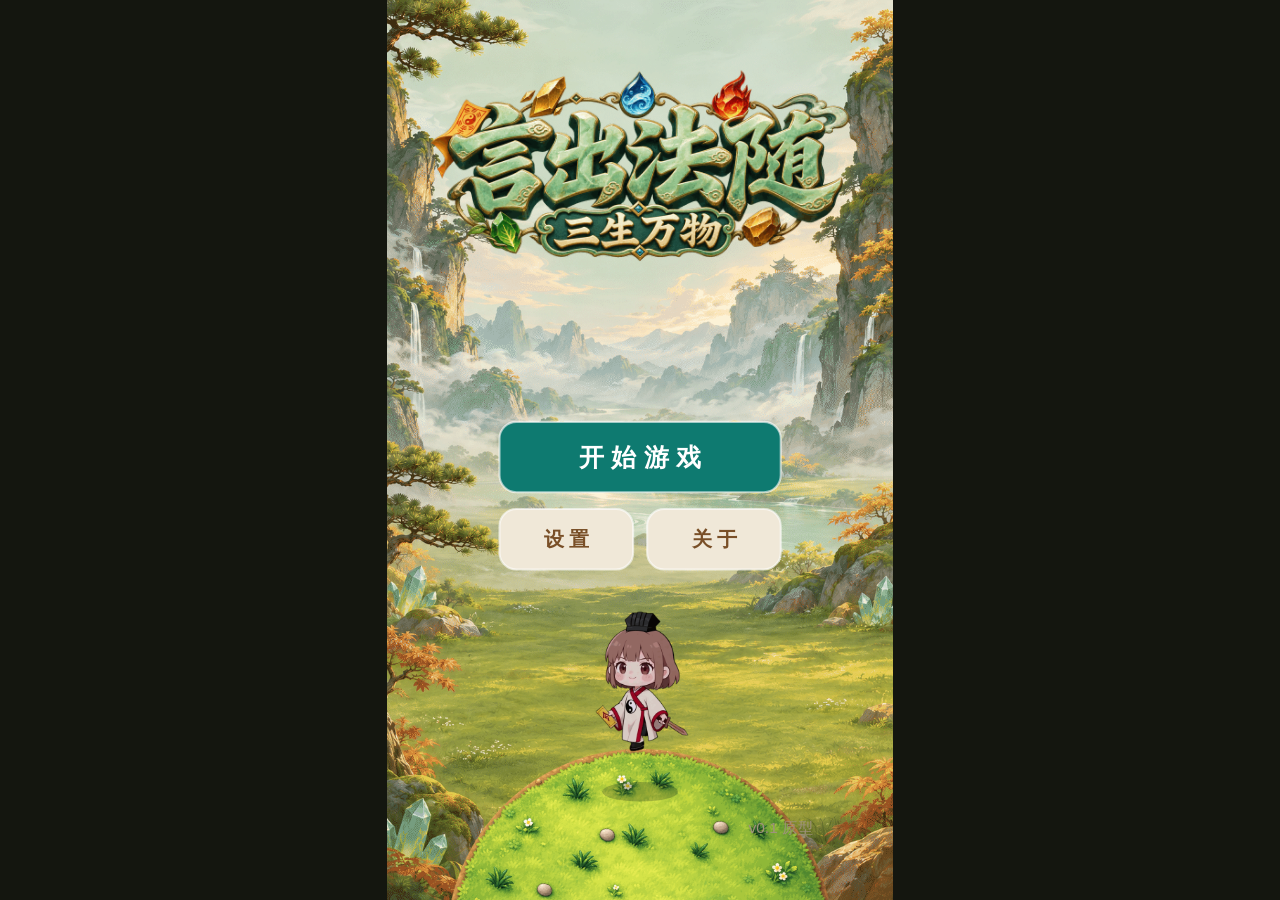
<file: index.html>
<!DOCTYPE html>
<html lang="zh-CN">
<head>
<meta charset="UTF-8">
<meta name="viewport" content="width=device-width, initial-scale=1, viewport-fit=cover">
<title>言出法随之三生万物</title>
<link rel="preload" as="image" href="assets/backgrounds/start/start_bg.png" fetchpriority="high">
<link rel="preload" as="image" href="assets/ui/start/logo.png" fetchpriority="high">
<style>
  html, body { margin: 0; padding: 0; background: #14160f; height: 100%; overflow: hidden; }
  /* 720×1280 逻辑分辨率画布，等比缩放 letterbox 居中（core/layout.js 控制尺寸） */
  #game { display: block; margin: 0 auto; touch-action: none; }
  #boot-cover {
    position: fixed; inset: 0; margin: auto; width: min(100vw, 56.25vh); height: min(100vh, 177.7778vw);
    box-sizing: border-box; padding-top: min(18vw, 10vh); text-align: center;
    background: radial-gradient(ellipse at 50% 26%, #376455, #152b25 64%, #14160f);
    color: #fff1ce; font-family: system-ui, sans-serif;
  }
  #boot-cover h1 { margin: 0; font-size: clamp(28px, 8vw, 58px); letter-spacing: .12em; }
  #boot-cover h1 span { display: block; margin-top: .25em; color: #e4c992; font-size: .64em; }
  #boot-cover p { position: absolute; inset: 47% 10% auto; margin: 0; font-size: clamp(14px, 3.5vw, 22px); overflow-wrap: anywhere; }
  #boot-cover button {
    position: absolute; top: 63%; left: 50%; transform: translateX(-50%);
    padding: .6em 1.7em; border: 1px solid #e4c992; border-radius: 12px; color: #fff1ce;
    background: #24554b; font: inherit;
  }
</style>
</head>
<body>
<canvas id="game" width="720" height="1280"></canvas>
<div id="boot-cover">
  <h1>言出法随<span>三生万物</span></h1>
  <p id="boot-status" role="status">正在准备首页</p>
  <button id="boot-retry" type="button" hidden>重新加载</button>
</div>
<script type="module" src="scripts/main.js"></script>
</body>
</html>
</file>
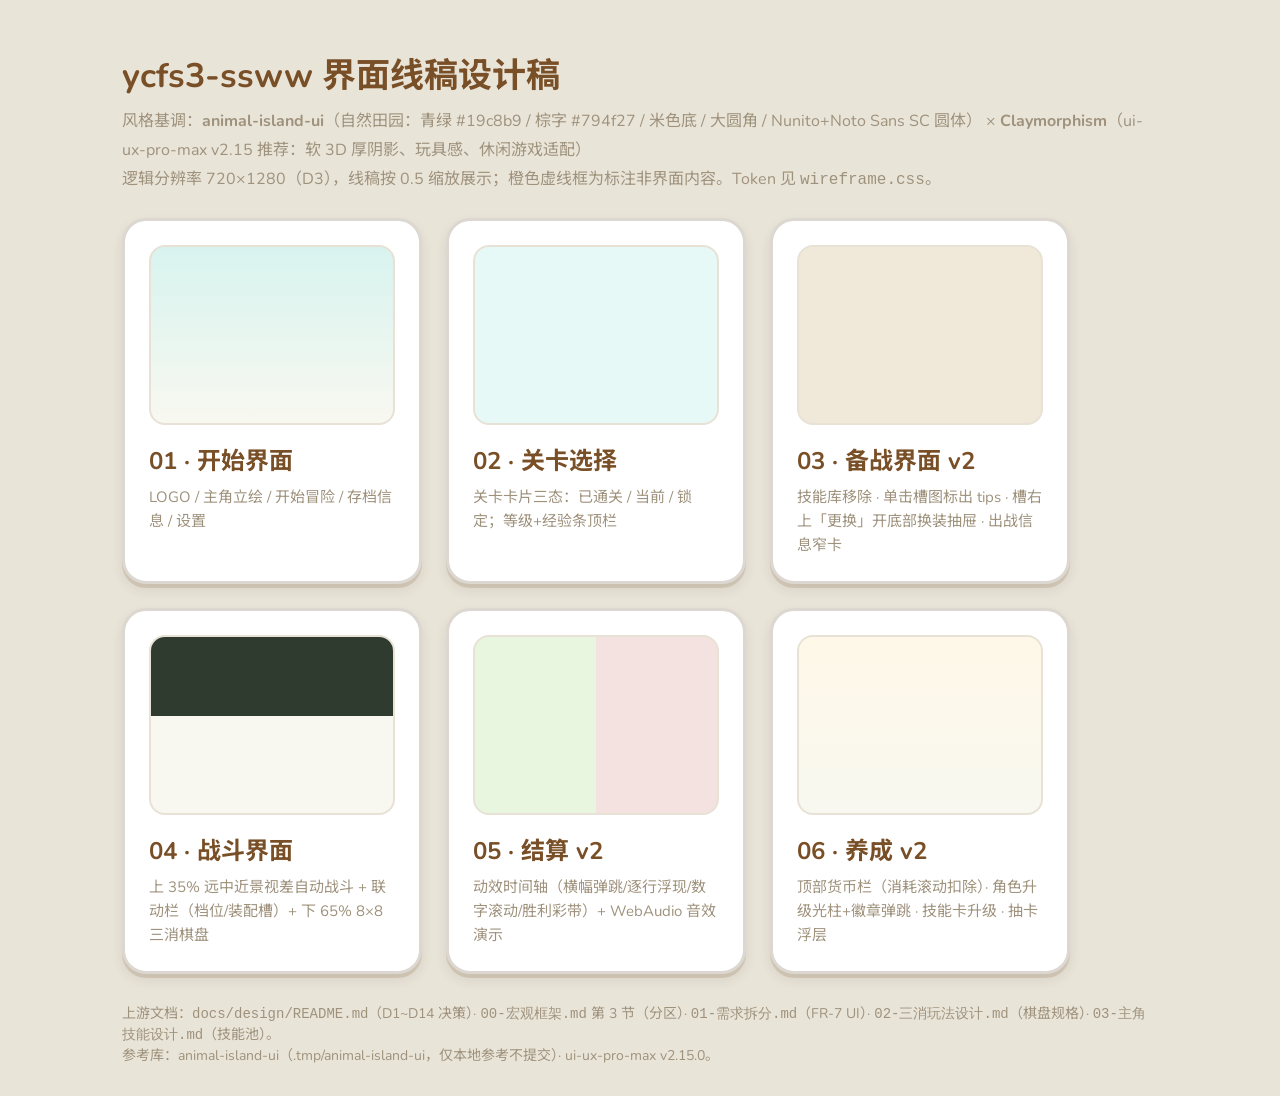
<file: docs/design/ui/index.html>
<!DOCTYPE html>
<html lang="zh-CN">
<head>
<meta charset="UTF-8">
<title>ycfs3-ssww 界面线稿索引</title>
<link rel="stylesheet" href="wireframe.css">
<style>
  .card { width:300px; background:#fff; border:3px solid var(--ai-border); border-radius:var(--radius); box-shadow:var(--clay-shadow-sm); padding:24px; display:block; text-decoration:none; color:var(--ai-text); transition:transform .2s; }
  .card:hover { transform:translateY(-4px); }
  .card h3 { font-size:24px; margin-bottom:8px; }
  .card p { font-size:15px; color:var(--ai-text-2nd); line-height:1.6; }
  .preview { height:180px; border-radius:var(--radius-sm); margin-bottom:16px; border:2px solid var(--ai-border-light); }
</style>
</head>
<body style="display:block;max-width:1100px;margin:0 auto;">

<h1 style="font-size:34px;margin:16px 0 8px;">ycfs3-ssww 界面线稿设计稿</h1>
<p style="font-size:16px;color:var(--ai-text-2nd);line-height:1.8;">
风格基调：<b>animal-island-ui</b>（自然田园：青绿 #19c8b9 / 棕字 #794f27 / 米色底 / 大圆角 / Nunito+Noto Sans SC 圆体）
× <b>Claymorphism</b>（ui-ux-pro-max v2.15 推荐：软 3D 厚阴影、玩具感、休闲游戏适配）<br>
逻辑分辨率 720×1280（D3），线稿按 0.5 缩放展示；橙色虚线框为标注非界面内容。Token 见 <code>wireframe.css</code>。
</p>

<div style="display:flex;flex-wrap:wrap;gap:24px;margin-top:24px;">
  <a class="card" href="01-start.html"><div class="preview" style="background:linear-gradient(#d8f3ef,#f8f8f0);"></div><h3>01 · 开始界面</h3><p>LOGO / 主角立绘 / 开始冒险 / 存档信息 / 设置</p></a>
  <a class="card" href="02-level-select.html"><div class="preview" style="background:var(--ai-primary-bg);"></div><h3>02 · 关卡选择</h3><p>关卡卡片三态：已通关 / 当前 / 锁定；等级+经验条顶栏</p></a>
  <a class="card" href="03-loadout.html"><div class="preview" style="background:var(--ai-bg-2nd);"></div><h3>03 · 备战界面 v2</h3><p>技能库移除 · 单击槽图标出 tips · 槽右上「更换」开底部换装抽屉 · 出战信息窄卡</p></a>
  <a class="card" href="04-battle.html"><div class="preview" style="background:linear-gradient(#2f3b2f 45%,#f8f8f0 45%);"></div><h3>04 · 战斗界面</h3><p>上 35% 远中近景视差自动战斗 + 联动栏（档位/装配槽）+ 下 65% 8×8 三消棋盘</p></a>
  <a class="card" href="05-result.html"><div class="preview" style="background:linear-gradient(90deg,#e8f6e0 50%,#f3e2e0 50%);"></div><h3>05 · 结算 v2</h3><p>动效时间轴（横幅弹跳/逐行浮现/数字滚动/胜利彩带）+ WebAudio 音效演示</p></a>
  <a class="card" href="06-grow.html"><div class="preview" style="background:linear-gradient(#fff8e8,#f8f8f0);"></div><h3>06 · 养成 v2</h3><p>顶部货币栏（消耗滚动扣除）· 角色升级光柱+徽章弹跳 · 技能卡升级 · 抽卡浮层</p></a>
</div>

<p style="margin-top:28px;font-size:14px;color:var(--ai-text-2nd);">
上游文档：<code>docs/design/README.md</code>（D1~D14 决策）· <code>00-宏观框架.md</code> 第 3 节（分区）· <code>01-需求拆分.md</code>（FR-7 UI）· <code>02-三消玩法设计.md</code>（棋盘规格）· <code>03-主角技能设计.md</code>（技能池）。<br>
参考库：animal-island-ui（.tmp/animal-island-ui，仅本地参考不提交）· ui-ux-pro-max v2.15.0。
</p>

</body>
</html>
</file>
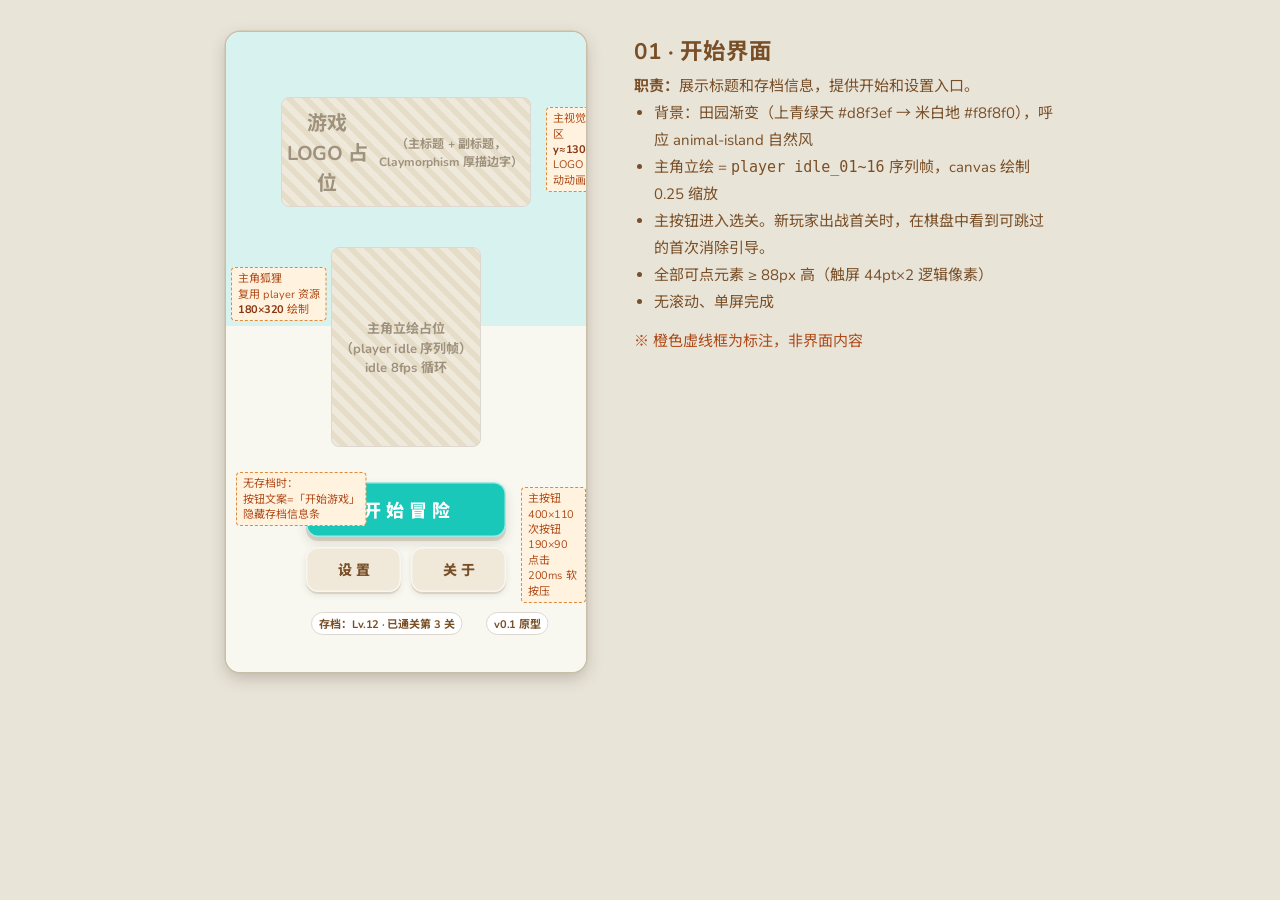
<file: docs/design/ui/01-start.html>
<!DOCTYPE html>
<html lang="zh-CN">
<head>
<meta charset="UTF-8">
<title>线稿 01 · 开始界面</title>
<link rel="stylesheet" href="wireframe.css">
</head>
<body>

<div class="phone">
<div class="phone-inner">
  <!-- 背景：田园米色 + 远山/云朵线稿占位 -->
  <div class="ph" style="position:absolute;inset:0;border:none;border-radius:0;background:linear-gradient(#d8f3ef 0 46%, #f8f8f0 46% 100%);display:block;">
    <div style="margin:180px auto 0;width:420px;height:120px;" class="ph">远景装饰占位<br>（云 / 山 / 树，低饱和）</div>
  </div>

  <!-- 标题 LOGO -->
  <div class="ph" style="position:absolute;left:110px;top:130px;width:500px;height:220px;font-size:40px;">
    游戏 LOGO 占位<br><span style="font-size:24px">（主标题 + 副标题，Claymorphism 厚描边字）</span>
  </div>
  <div class="callout" style="left:640px;top:150px;">主视觉标题区<br><b>y≈130~350</b><br>LOGO 可浮动动画</div>

  <!-- 主角立绘 -->
  <div class="ph" style="position:absolute;left:210px;top:430px;width:300px;height:400px;font-size:26px;">
    主角立绘占位<br>（player idle 序列帧）<br>idle 8fps 循环
  </div>
  <div class="callout" style="left:10px;top:470px;">主角狐狸<br>复用 player 资源<br><b>180×320</b> 绘制</div>

  <!-- 按钮组 -->
  <div class="btn" style="position:absolute;left:160px;top:900px;width:400px;height:110px;font-size:36px;">开 始 冒 险</div>
  <div class="btn ghost" style="position:absolute;left:160px;top:1030px;width:190px;height:90px;font-size:28px;">设 置</div>
  <div class="btn ghost" style="position:absolute;left:370px;top:1030px;width:190px;height:90px;font-size:28px;">关 于</div>
  <div class="callout" style="left:590px;top:910px;">主按钮 400×110<br>次按钮 190×90<br>点击 200ms 软按压</div>

  <!-- 存档信息 -->
  <div class="chip" style="position:absolute;left:170px;top:1160px;">存档：Lv.12 · 已通关第 3 关</div>
  <div class="chip" style="position:absolute;left:520px;top:1160px;">v0.1 原型</div>

  <!-- 新档分支标注 -->
  <div class="callout" style="left:20px;top:880px;">无存档时：<br>按钮文案=「开始游戏」<br>隐藏存档信息条</div>
</div>
</div>

<!-- 旁边规格说明 -->
<div style="max-width:420px;font-size:15px;line-height:1.8;">
  <h2 style="color:#794f27;">01 · 开始界面</h2>
  <p><b>职责：</b>展示标题和存档信息，提供开始和设置入口。</p>
  <ul style="padding-left:20px;">
    <li>背景：田园渐变（上青绿天 #d8f3ef → 米白地 #f8f8f0），呼应 animal-island 自然风</li>
    <li>主角立绘 = <code>player idle_01~16</code> 序列帧，canvas 绘制 0.25 缩放</li>
    <li>主按钮进入选关。新玩家出战首关时，在棋盘中看到可跳过的首次消除引导。</li>
    <li>全部可点元素 ≥ 88px 高（触屏 44pt×2 逻辑像素）</li>
    <li>无滚动、单屏完成</li>
  </ul>
  <p style="margin-top:12px;color:#b04a17;">※ 橙色虚线框为标注，非界面内容</p>
</div>

<script>
/* #fit=WxH：仅保留第一个 .phone 并等比缩放 fit 视口（布局回归截图用，正常浏览不受影响） */
(function(){
  const m = location.hash.match(/fit=(\d+)x(\d+)/);
  if (!m) return;
  const W = +m[1], H = +m[2], s = Math.min(W/720, H/1280);
  document.body.classList.add('preview-mode');
  document.body.style.overflow = 'hidden';
  const phone = document.querySelector('.phone');
  phone.style.cssText = 'width:'+W+'px;height:'+H+'px;position:relative;overflow:hidden;';
  const inner = phone.querySelector('.phone-inner');
  inner.style.position = 'absolute';
  inner.style.left = '50%';
  inner.style.top = '0';
  inner.style.transformOrigin = 'top center';
  inner.style.transform = 'translateX(-50%) scale(' + s + ')';
})();
</script>
</body>
</html>
</file>
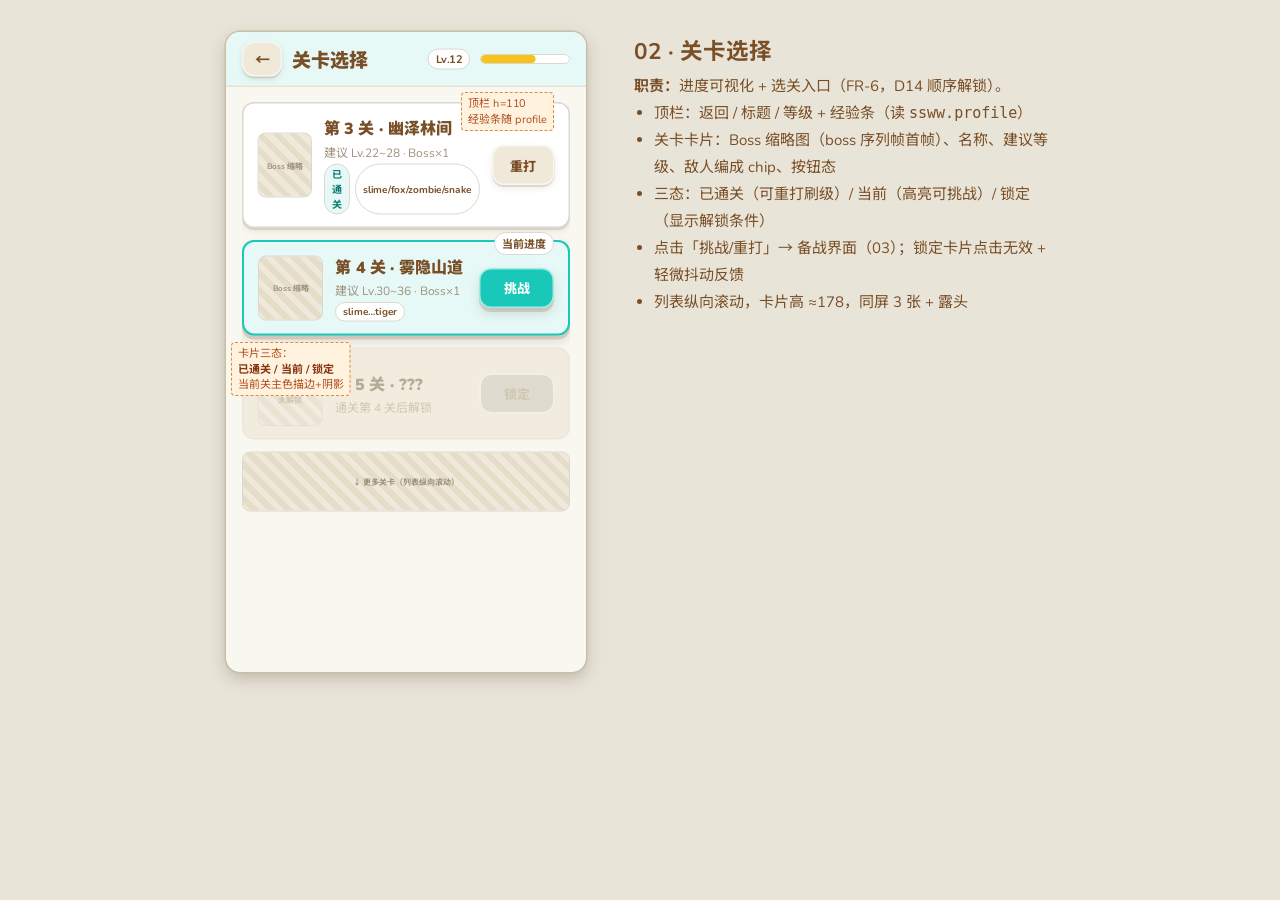
<file: docs/design/ui/02-level-select.html>
<!DOCTYPE html>
<html lang="zh-CN">
<head>
<meta charset="UTF-8">
<title>线稿 02 · 关卡选择</title>
<link rel="stylesheet" href="wireframe.css">
</head>
<body>

<div class="phone">
<div class="phone-inner">
  <!-- 顶栏 -->
  <div style="position:absolute;left:0;top:0;right:0;height:110px;background:var(--ai-primary-bg);border-bottom:3px solid var(--ai-border-light);display:flex;align-items:center;padding:0 32px;gap:20px;">
    <div class="btn ghost" style="width:80px;height:70px;font-size:30px;">←</div>
    <div style="font-size:38px;font-weight:900;flex:1;">关卡选择</div>
    <div class="chip" style="background:#fff;">Lv.12</div>
    <div style="width:180px;"><div class="bar exp"><i style="width:62%"></i></div></div>
  </div>
  <div class="callout" style="left:470px;top:120px;">顶栏 h=110<br>经验条随 profile</div>

  <!-- 关卡列表（竖向滚动卡片） -->
  <div style="position:absolute;left:32px;top:140px;right:32px;bottom:40px;overflow:hidden;display:flex;flex-direction:column;gap:24px;">

    <!-- 已通关卡片 -->
    <div style="background:#fff;border:3px solid var(--ai-border);border-radius:var(--radius);box-shadow:var(--clay-shadow-sm);padding:24px 28px;display:flex;gap:24px;align-items:center;">
      <div class="ph" style="width:130px;height:130px;border-radius:var(--radius-sm);">Boss 缩略</div>
      <div style="flex:1;">
        <div style="font-size:32px;font-weight:900;">第 3 关 · 幽泽林间</div>
        <div style="font-size:24px;color:var(--ai-text-2nd);margin:6px 0;">建议 Lv.22~28 · Boss×1</div>
        <div style="display:flex;gap:10px;"><span class="chip" style="font-size:20px;background:var(--ai-primary-bg);color:#0e7a70;">已通关</span><span class="chip" style="font-size:20px;">slime/fox/zombie/snake</span></div>
      </div>
      <div class="btn ghost" style="width:150px;height:80px;font-size:26px;">重打</div>
    </div>

    <!-- 当前可挑战（高亮） -->
    <div style="background:var(--ai-primary-bg);border:4px solid var(--ai-primary);border-radius:var(--radius);box-shadow:var(--clay-shadow);padding:24px 28px;display:flex;gap:24px;align-items:center;position:relative;">
      <div style="position:absolute;top:-20px;right:28px;" class="chip">当前进度</div>
      <div class="ph" style="width:130px;height:130px;border-radius:var(--radius-sm);">Boss 缩略</div>
      <div style="flex:1;">
        <div style="font-size:32px;font-weight:900;">第 4 关 · 雾隐山道</div>
        <div style="font-size:24px;color:var(--ai-text-2nd);margin:6px 0;">建议 Lv.30~36 · Boss×1</div>
        <div style="display:flex;gap:10px;"><span class="chip" style="font-size:20px;">slime…tiger</span></div>
      </div>
      <div class="btn" style="width:150px;height:80px;font-size:26px;">挑战</div>
    </div>

    <!-- 未解锁 -->
    <div style="background:var(--ai-bg-2nd);border:3px solid var(--ai-border-light);border-radius:var(--radius);padding:24px 28px;display:flex;gap:24px;align-items:center;opacity:.75;">
      <div class="ph" style="width:130px;height:130px;border-radius:var(--radius-sm);color:var(--ai-text-disabled);">🔒<br>未解锁</div>
      <div style="flex:1;">
        <div style="font-size:32px;font-weight:900;color:var(--ai-text-2nd);">第 5 关 · ???</div>
        <div style="font-size:24px;color:var(--ai-text-disabled);margin-top:6px;">通关第 4 关后解锁</div>
      </div>
      <div class="btn disabled" style="width:150px;height:80px;font-size:26px;">锁定</div>
    </div>
    <div class="ph" style="height:120px;">↓ 更多关卡（列表纵向滚动）</div>
  </div>

  <div class="callout" style="left:10px;top:620px;">卡片三态：<br><b>已通关 / 当前 / 锁定</b><br>当前关主色描边+阴影</div>
</div>
</div>

<div style="max-width:420px;font-size:15px;line-height:1.8;">
  <h2 style="color:#794f27;">02 · 关卡选择</h2>
  <p><b>职责：</b>进度可视化 + 选关入口（FR-6，D14 顺序解锁）。</p>
  <ul style="padding-left:20px;">
    <li>顶栏：返回 / 标题 / 等级 + 经验条（读 <code>ssww.profile</code>）</li>
    <li>关卡卡片：Boss 缩略图（boss 序列帧首帧）、名称、建议等级、敌人编成 chip、按钮态</li>
    <li>三态：已通关（可重打刷级）/ 当前（高亮可挑战）/ 锁定（显示解锁条件）</li>
    <li>点击「挑战/重打」→ 备战界面（03）；锁定卡片点击无效 + 轻微抖动反馈</li>
    <li>列表纵向滚动，卡片高 ≈178，同屏 3 张 + 露头</li>
  </ul>
</div>

<script>
/* #fit=WxH：仅保留第一个 .phone 并等比缩放 fit 视口（布局回归截图用，正常浏览不受影响） */
(function(){
  const m = location.hash.match(/fit=(\d+)x(\d+)/);
  if (!m) return;
  const W = +m[1], H = +m[2], s = Math.min(W/720, H/1280);
  document.body.classList.add('preview-mode');
  document.body.style.overflow = 'hidden';
  const phone = document.querySelector('.phone');
  phone.style.cssText = 'width:'+W+'px;height:'+H+'px;position:relative;overflow:hidden;';
  const inner = phone.querySelector('.phone-inner');
  inner.style.position = 'absolute';
  inner.style.left = '50%';
  inner.style.top = '0';
  inner.style.transformOrigin = 'top center';
  inner.style.transform = 'translateX(-50%) scale(' + s + ')';
})();
</script>
</body>
</html>
</file>
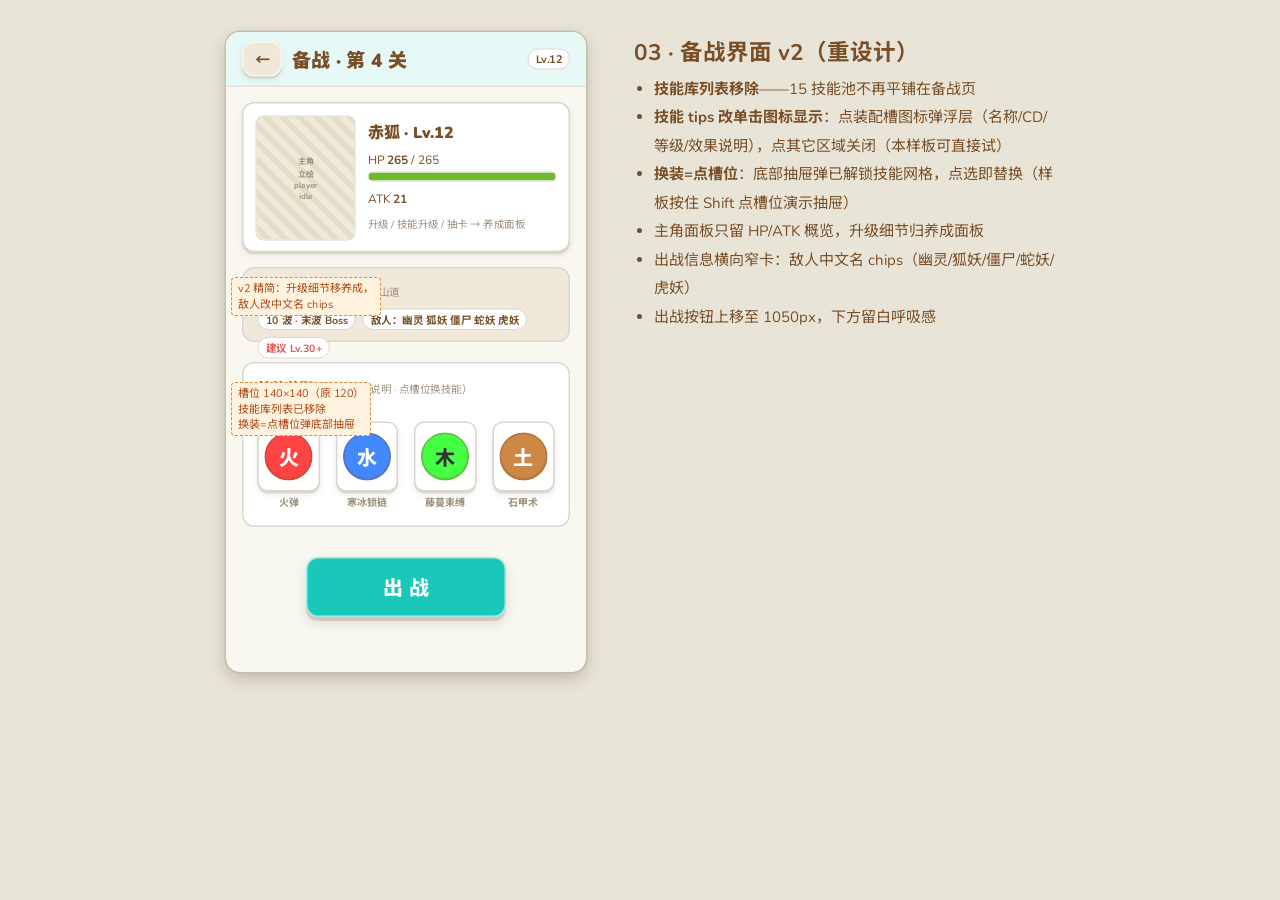
<file: docs/design/ui/03-loadout.html>
<!DOCTYPE html>
<html lang="zh-CN">
<head>
<meta charset="UTF-8">
<title>线稿 03 · 备战界面（v2 重设计）</title>
<link rel="stylesheet" href="wireframe.css">
<style>
/* ===== v2 交互演示 ===== */
.wx { display:flex; align-items:center; justify-content:center; border-radius:50%; color:#333; font-weight:800; }
.wx.fire { background:var(--wx-fire); } .wx.water { background:var(--wx-water); }
.wx.wood { background:var(--wx-wood); } .wx.metal { background:var(--wx-metal); }
.wx.earth { background:var(--wx-earth); }

/* 槽位 */
.slot { position:relative; width:140px; height:140px; border-radius:20px; background:var(--ai-bg-2nd);
  border:3px dashed var(--ai-border); display:flex; align-items:center; justify-content:center; cursor:pointer;
  box-shadow:var(--clay-inset); transition:transform .15s; }
.slot:active { transform:scale(.95); }
.slot.filled { border-style:solid; border-color:var(--ai-border); background:#fff; box-shadow:var(--clay-shadow-sm); }
.slot .skill-icon { width:96px; height:96px; font-size:40px; }
.slot .slot-tag { position:absolute; bottom:-38px; left:0; right:0; text-align:center; font-size:20px; font-weight:700; color:var(--ai-text-2nd); }

/* tips 浮层 */
.tips { position:absolute; display:none; z-index:30; width:420px; background:#fff; border:3px solid var(--ai-border);
  border-radius:var(--radius); box-shadow:var(--clay-shadow); padding:20px 24px; font-size:22px; line-height:1.6; }
.tips.show { display:block; animation:pop .18s ease-out; }
.tips b { font-size:26px; }
.tips .cd { color:var(--ai-text-2nd); font-size:20px; }
@keyframes pop { from { transform:scale(.85); opacity:0; } to { transform:scale(1); opacity:1; } }

/* 换装抽屉 */
.drawer-mask { position:absolute; inset:0; background:var(--ai-mask); z-index:40; display:none; }
.drawer { position:absolute; left:0; right:0; bottom:0; z-index:41; background:#fff; border-radius:var(--radius) var(--radius) 0 0;
  padding:28px 32px 40px; display:none; box-shadow:0 -8px 24px rgba(61,52,40,.2); }
.drawer-mask.show, .drawer.show { display:block; }
.drawer.show { animation:slideup .25s ease-out; }
@keyframes slideup { from { transform:translateY(100%); } to { transform:translateY(0); } }
.drawer h3 { font-size:30px; margin-bottom:6px; }
.drawer p { font-size:20px; color:var(--ai-text-2nd); margin-bottom:18px; }
.dgrid { display:grid; grid-template-columns:repeat(5,1fr); gap:18px; }
.dskill { display:flex; flex-direction:column; align-items:center; gap:8px; cursor:pointer; font-size:20px; font-weight:700; }
.dskill .skill-icon { width:88px; height:88px; font-size:36px; }
.dskill.locked { opacity:.4; pointer-events:none; }
.dskill.sel .skill-icon { outline:4px solid var(--ai-primary); outline-offset:3px; }
.skill-icon { display:flex; align-items:center; justify-content:center; border-radius:50%; color:#333; font-weight:800; }
</style>
</head>
<body>

<div class="phone">
<div class="phone-inner">
  <!-- 顶栏 -->
  <div style="position:absolute;left:0;top:0;right:0;height:110px;background:var(--ai-primary-bg);border-bottom:3px solid var(--ai-border-light);display:flex;align-items:center;padding:0 32px;gap:20px;">
    <div class="btn ghost" style="width:80px;height:70px;font-size:30px;">←</div>
    <div style="font-size:38px;font-weight:900;flex:1;">备战 · 第 4 关</div>
    <div class="chip" style="background:#fff;">Lv.12</div>
  </div>

  <!-- 主角面板（v2：只留战斗概览，升级细节归养成面板） -->
  <div style="position:absolute;left:32px;top:140px;width:656px;height:300px;background:#fff;border:3px solid var(--ai-border);border-radius:var(--radius);box-shadow:var(--clay-shadow-sm);padding:24px;display:flex;gap:24px;">
    <div class="ph" style="width:200px;height:250px;flex:none;">主角<br>立绘<br>player<br>idle</div>
    <div style="flex:1;padding-top:8px;">
      <div style="font-size:32px;font-weight:900;">赤狐 · Lv.12</div>
      <div style="font-size:24px;margin-top:16px;">HP <b>265</b> / 265</div>
      <div class="bar hp" style="margin-top:8px;"><i style="width:100%"></i></div>
      <div style="font-size:24px;margin-top:18px;">ATK <b>21</b></div>
      <div style="font-size:21px;color:var(--ai-text-2nd);margin-top:18px;">升级 / 技能升级 / 抽卡 → 养成面板</div>
    </div>
  </div>

  <!-- 出战信息（v2：横向窄卡，敌人中文名 chips） -->
  <div style="position:absolute;left:32px;top:470px;width:656px;height:150px;background:var(--ai-bg-2nd);border:3px solid var(--ai-border);border-radius:var(--radius);padding:22px 28px;">
    <div style="font-size:28px;font-weight:900;">出战信息 <span style="font-size:21px;font-weight:400;color:var(--ai-text-2nd);">第 4 关 · 雾隐山道</span></div>
    <div style="display:flex;gap:14px;margin-top:16px;flex-wrap:wrap;">
      <div class="chip" style="background:#fff;font-size:21px;">10 波 · 末波 Boss</div>
      <div class="chip" style="background:#fff;font-size:21px;">敌人：幽灵 狐妖 僵尸 蛇妖 虎妖</div>
      <div class="chip" style="background:#fff;font-size:21px;color:var(--ai-error);">建议 Lv.30+</div>
    </div>
  </div>
  <div class="callout" style="left:10px;top:490px;">v2 精简：升级细节移养成，<br>敌人改中文名 chips</div>

  <!-- 技能装配 4 槽（v2：更大更醒目，单击图标出 tips，点槽位换装） -->
  <div style="position:absolute;left:32px;top:660px;width:656px;height:330px;background:#fff;border:3px solid var(--ai-border);border-radius:var(--radius);padding:26px 28px;">
    <div style="font-size:28px;font-weight:900;margin-bottom:48px;">技能装配 <span style="font-size:21px;color:var(--ai-text-2nd);font-weight:400;">（点图标看说明 · 点槽位换技能）</span></div>
    <div style="display:flex;gap:32px;justify-content:space-between;">
      <div class="slot filled" data-skill="fire"><div class="wx fire skill-icon">火</div><div class="slot-tag">火弹</div></div>
      <div class="slot filled" data-skill="chain"><div class="wx water skill-icon">水</div><div class="slot-tag">寒冰锁链</div></div>
      <div class="slot filled" data-skill="bind"><div class="wx wood skill-icon">木</div><div class="slot-tag">藤蔓束缚</div></div>
      <div class="slot filled" data-skill="shield"><div class="wx earth skill-icon">土</div><div class="slot-tag">石甲术</div></div>
    </div>
  </div>
  <div class="callout" style="left:10px;top:700px;">槽位 140×140（原 120）<br>技能库列表已移除<br>换装=点槽位弹底部抽屉</div>

  <!-- 出战按钮（v2 上移：库区移除后空间释放） -->
  <div class="btn" style="position:absolute;left:160px;top:1050px;width:400px;height:120px;font-size:40px;">出 战</div>

  <!-- 技能 tips 浮层（点装配槽图标显示；点其它区域关闭） -->
  <div class="tips" id="tips" style="left:56px;top:540px;"></div>

  <!-- 换装抽屉 -->
  <div class="drawer-mask" id="mask"></div>
  <div class="drawer" id="drawer">
    <h3>更换技能</h3>
    <p>点选替换当前槽位（灰 = 等级未解锁）</p>
    <div class="dgrid">
      <div class="dskill sel"><div class="wx fire skill-icon">火</div>火弹</div>
      <div class="dskill"><div class="wx metal skill-icon">金</div>金弹</div>
      <div class="dskill"><div class="wx water skill-icon">水</div>水弹</div>
      <div class="dskill locked"><div class="wx earth skill-icon">土</div>地裂波</div>
      <div class="dskill locked"><div class="wx wood skill-icon">木</div>荆棘环</div>
      <div class="dskill"><div class="wx fire skill-icon">火</div>灼烧领域</div>
      <div class="dskill locked"><div class="wx metal skill-icon">金</div>万剑归宗</div>
      <div class="dskill locked"><div class="wx water skill-icon">水</div>寒潮脉冲</div>
    </div>
    <div class="btn ghost" style="position:absolute;right:32px;top:24px;width:120px;height:64px;font-size:24px;" onclick="closeDrawer()">关闭</div>
  </div>
</div>
</div>

<div style="max-width:420px;font-size:15px;line-height:1.9;">
  <h2 style="color:#794f27;">03 · 备战界面 v2（重设计）</h2>
  <ul style="padding-left:20px;">
    <li><b>技能库列表移除</b>——15 技能池不再平铺在备战页</li>
    <li><b>技能 tips 改单击图标显示</b>：点装配槽图标弹浮层（名称/CD/等级/效果说明），点其它区域关闭（本样板可直接试）</li>
    <li><b>换装=点槽位</b>：底部抽屉弹已解锁技能网格，点选即替换（样板按住 Shift 点槽位演示抽屉）</li>
    <li>主角面板只留 HP/ATK 概览，升级细节归养成面板</li>
    <li>出战信息横向窄卡：敌人中文名 chips（幽灵/狐妖/僵尸/蛇妖/虎妖）</li>
    <li>出战按钮上移至 1050px，下方留白呼吸感</li>
  </ul>
</div>

<script>
// 演示交互：点图标→tips；Shift+点槽位→抽屉（区分两种意图；实现时可用长按/双击或拖拽细分）
const tips = document.getElementById('tips');
const drawer = document.getElementById('drawer');
const mask = document.getElementById('mask');
const TIPS = {
  fire: '<b>🔥 火弹 <span class="cd">｜CD 2.0s｜Lv.2</span></b><div style="margin-top:8px;">发射一枚火弹，造成 130% ATK 火焰伤害。消除火元素越多伤害越高。</div>',
  chain: '<b>❄️ 寒冰锁链 <span class="cd">｜CD 4.0s｜Lv.1</span></b><div style="margin-top:8px;">连锁弹射 3 名敌人，各受 80% ATK 水属性伤害并减速 30%，持续 2 秒。</div>',
  bind: '<b>🌿 藤蔓束缚 <span class="cd">｜CD 5.0s｜Lv.1</span></b><div style="margin-top:8px;">束缚最近敌人 1.5 秒，附加每 0.5 秒 25% ATK 的持续伤害。</div>',
  shield: '<b>🛡️ 石甲术 <span class="cd">｜CD 8.0s｜Lv.1</span></b><div style="margin-top:8px;">获得等同于 60% 最大 HP 的护盾，持续 6 秒；护盾存在期间免疫击退。</div>',
};
document.querySelectorAll('.slot').forEach(slot => {
  slot.addEventListener('click', (e) => {
    const id = slot.dataset.skill;
    if (e.shiftKey) { openDrawer(); return; }
    tips.innerHTML = TIPS[id];
    tips.classList.add('show');
  });
});
document.addEventListener('click', (e) => {
  if (!tips.contains(e.target) && !e.target.closest('.slot')) tips.classList.remove('show');
});
function openDrawer() { drawer.classList.add('show'); mask.classList.add('show'); }
function closeDrawer() { drawer.classList.remove('show'); mask.classList.remove('show'); }
mask.addEventListener('click', closeDrawer);

/* #fit=WxH：等比缩放 fit 视口（布局回归截图用，正常浏览不受影响） */
(function(){
  const m = location.hash.match(/fit=(\d+)x(\d+)/);
  if (!m) return;
  const W = +m[1], H = +m[2], s = Math.min(W/720, H/1280);
  document.body.classList.add('preview-mode');
  document.body.style.overflow = 'hidden';
  const phone = document.querySelector('.phone');
  phone.style.cssText = 'width:'+W+'px;height:'+H+'px;position:relative;overflow:hidden;';
  const inner = phone.querySelector('.phone-inner');
  inner.style.position = 'absolute';
  inner.style.left = '50%';
  inner.style.top = '0';
  inner.style.transformOrigin = 'top center';
  inner.style.transform = 'translateX(-50%) scale(' + s + ')';
})();
</script>
</body>
</html>
</file>
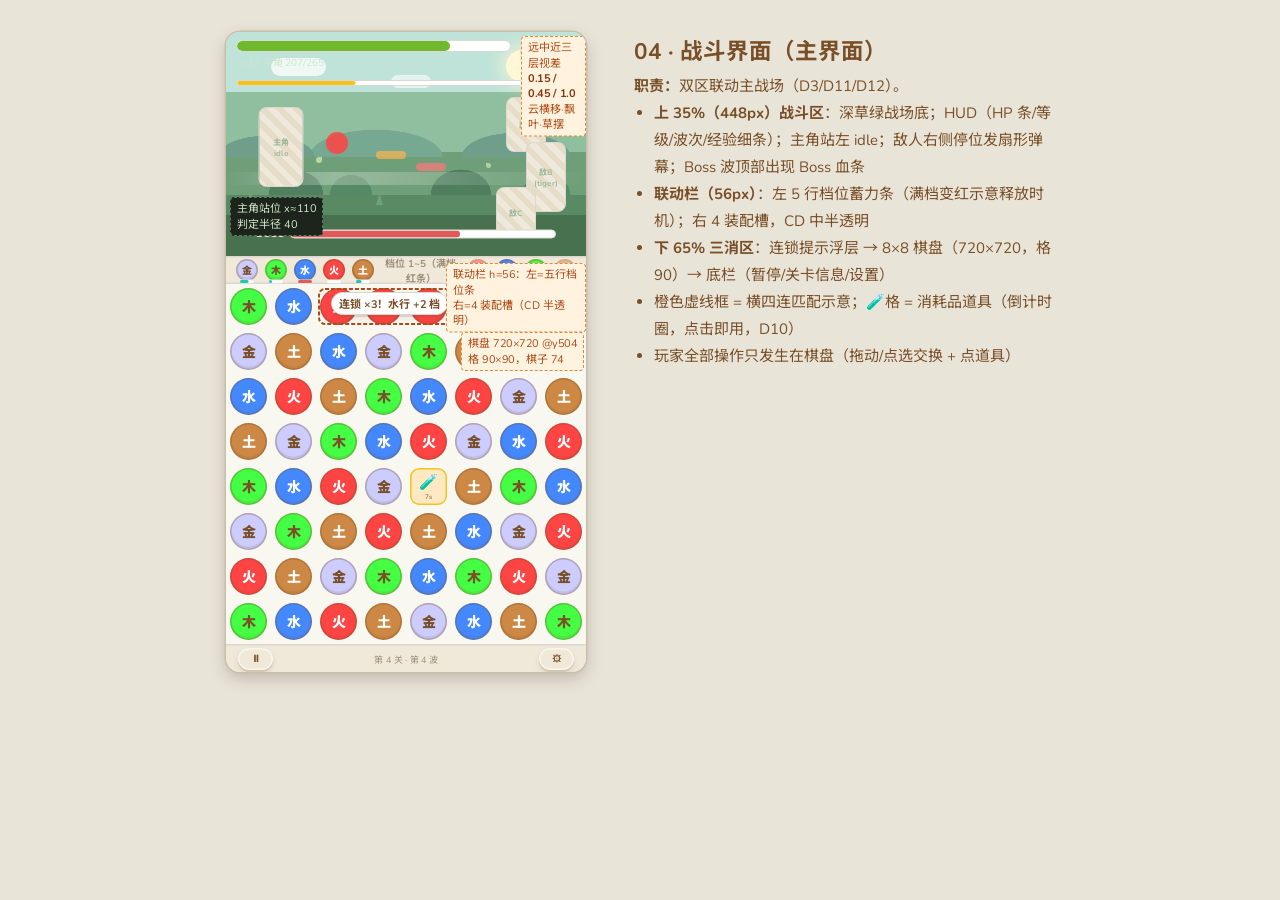
<file: docs/design/ui/04-battle.html>
<!DOCTYPE html>
<html lang="zh-CN">
<head>
<meta charset="UTF-8">
<title>线稿 04 · 战斗界面</title>
<link rel="stylesheet" href="wireframe.css">
</head>
<body>

<div class="phone">
<div class="phone-inner">
  <!-- ============ 上 35%：战斗区（y 0~448，D3/00 文档第 3 节） ============ -->
  <div style="position:absolute;left:0;top:0;right:0;height:448px;background:linear-gradient(#bfe3d8 0 120px, #8fbf9f 120px 240px, #6f9f78 240px 330px, #55845e 330px 448px);overflow:hidden;">
    <!-- 远景层（视差0.15）：太阳 + 远山剪影 + 云 -->
    <div style="position:absolute;left:560px;top:36px;width:64px;height:64px;border-radius:50%;background:#fff7d6;box-shadow:0 0 30px 12px rgba(255,247,214,.6);"></div>
    <div style="position:absolute;left:0;top:150px;width:720px;height:100px;background:radial-gradient(ellipse 160px 70px at 80px 100px, #6f9f8a 60%, transparent 61%),radial-gradient(ellipse 220px 90px at 300px 100px, #77a892 60%, transparent 61%),radial-gradient(ellipse 180px 80px at 580px 100px, #6f9f8a 60%, transparent 61%);"></div>
    <div style="position:absolute;left:90px;top:52px;width:110px;height:36px;border-radius:999px;background:rgba(255,255,255,.75);"></div>
    <div style="position:absolute;left:330px;top:86px;width:80px;height:26px;border-radius:999px;background:rgba(255,255,255,.6);"></div>
    <!-- 中景层（视差0.45）：树丛剪影 + 雾带 + 飘叶 -->
    <div style="position:absolute;left:0;top:236px;width:720px;height:90px;background:radial-gradient(ellipse 90px 80px at 140px 90px, #4f7f5f 60%, transparent 61%),radial-gradient(ellipse 70px 66px at 250px 90px, #568a66 60%, transparent 61%),radial-gradient(ellipse 100px 84px at 470px 90px, #4f7f5f 60%, transparent 61%),radial-gradient(ellipse 80px 70px at 640px 90px, #568a66 60%, transparent 61%);"></div>
    <div style="position:absolute;left:0;top:280px;width:720px;height:26px;background:linear-gradient(90deg,transparent,rgba(255,255,255,.28) 30%,rgba(255,255,255,.16) 60%,transparent);"></div>
    <div style="position:absolute;left:180px;top:250px;width:12px;height:12px;border-radius:50% 0 50% 50%;background:#cfe6a8;opacity:.8;"></div>
    <div style="position:absolute;left:520px;top:262px;width:10px;height:10px;border-radius:0 50% 50% 50%;background:#cfe6a8;opacity:.7;"></div>
    <!-- 近景层（视差1.0）：地面 + 草丛簇 -->
    <div style="position:absolute;left:0;top:326px;width:720px;height:122px;background:linear-gradient(#5a8a63 0 40px, #47714f 40px);"></div>
    <div style="position:absolute;left:40px;top:318px;width:0;height:0;border-left:9px solid transparent;border-right:9px solid transparent;border-bottom:30px solid #6da378;"></div>
    <div style="position:absolute;left:300px;top:322px;width:0;height:0;border-left:7px solid transparent;border-right:7px solid transparent;border-bottom:24px solid #6da378;"></div>
    <div style="position:absolute;left:660px;top:320px;width:0;height:0;border-left:8px solid transparent;border-right:8px solid transparent;border-bottom:26px solid #6da378;"></div>
    <div class="callout" style="left:590px;top:8px;background:#fff3e0;">远中近三层视差<br><b>0.15 / 0.45 / 1.0</b><br>云横移·飘叶·草摆</div>
    <!-- 顶部悬浮 HUD -->
    <div style="position:absolute;left:20px;top:16px;right:20px;display:flex;gap:16px;align-items:center;">
      <div style="flex:1;"><div class="bar hp" style="height:24px;"><i style="width:78%"></i></div>
        <div style="font-size:20px;color:#cfe6c8;margin-top:4px;">Lv.12 主角 207/265</div></div>
      <div style="text-align:right;color:#cfe6c8;font-size:22px;font-weight:800;">第 4 波 / 10</div>
    </div>
    <!-- 经验条（细） -->
    <div class="bar exp" style="position:absolute;left:20px;top:96px;right:20px;height:12px;"><i style="width:35%"></i></div>

    <!-- 主角（站左侧 x≈110） -->
    <div class="ph" style="position:absolute;left:65px;top:150px;width:90px;height:160px;color:#9fb89a;">主角<br>idle</div>
    <div class="callout" style="left:8px;top:330px;background:#1c241c;color:#cfe6c8;border-color:#5a7a55;">主角站位 x≈110<br>判定半径 40</div>

    <!-- 敌人 ×3（右侧，停位 x≈560~610） -->
    <div class="ph" style="position:absolute;left:560px;top:130px;width:80px;height:110px;color:#9fb89a;">敌A</div>
    <div class="ph" style="position:absolute;left:600px;top:220px;width:80px;height:140px;color:#9fb89a;">敌B<br>(tiger)</div>
    <div class="ph" style="position:absolute;left:540px;top:310px;width:80px;height:100px;color:#9fb89a;">敌C</div>
    <!-- 敌方弹幕线稿 -->
    <div style="position:absolute;left:380px;top:262px;width:60px;height:16px;border-radius:999px;background:rgba(255,120,120,.7);"></div>
    <div style="position:absolute;left:300px;top:238px;width:60px;height:16px;border-radius:999px;background:rgba(255,180,80,.7);"></div>
    <!-- 主角技能弹 -->
    <div style="position:absolute;left:200px;top:200px;width:44px;height:44px;border-radius:50%;background:var(--wx-fire);opacity:.85;"></div>
    <div style="position:absolute;left:150px;top:330px;width:44px;height:44px;border-radius:50%;background:var(--wx-water);opacity:.85;"></div>

    <!-- Boss 血条（Boss 波显示） -->
    <div style="position:absolute;left:60px;top:390px;right:60px;display:flex;align-items:center;gap:12px;">
      <span style="color:#ffd9d9;font-size:20px;font-weight:800;">BOSS</span>
      <div class="bar" style="flex:1;height:18px;"><i style="width:64%;background:var(--ai-error);"></i></div>
    </div>
  </div>

  <!-- ============ 联动栏（y 448~504，56px） ============ -->
  <div style="position:absolute;left:0;top:448px;right:0;height:56px;background:var(--ai-bg-2nd);border-top:3px solid var(--ai-border);border-bottom:3px solid var(--ai-border);display:flex;align-items:center;gap:14px;padding:0 20px;">
    <!-- 5 行档位蓄力条 -->
    <div class="wx metal" style="width:44px;height:44px;font-size:20px;position:relative;">金<div style="position:absolute;bottom:-8px;left:4px;right:4px;height:8px;background:#fff;border:1px solid var(--ai-border);border-radius:4px;"><i style="display:block;width:60%;height:100%;background:var(--ai-primary);border-radius:4px;"></i></div></div>
    <div class="wx wood" style="width:44px;height:44px;font-size:20px;position:relative;">木<div style="position:absolute;bottom:-8px;left:4px;right:4px;height:8px;background:#fff;border:1px solid var(--ai-border);border-radius:4px;"><i style="display:block;width:20%;height:100%;background:var(--ai-primary);border-radius:4px;"></i></div></div>
    <div class="wx water" style="width:44px;height:44px;font-size:20px;position:relative;">水<div style="position:absolute;bottom:-8px;left:4px;right:4px;height:8px;background:#fff;border:1px solid var(--ai-border);border-radius:4px;"><i style="display:block;width:100%;height:100%;background:var(--ai-error);border-radius:4px;"></i></div></div>
    <div class="wx fire" style="width:44px;height:44px;font-size:20px;position:relative;">火<div style="position:absolute;bottom:-8px;left:4px;right:4px;height:8px;background:#fff;border:1px solid var(--ai-border);border-radius:4px;"><i style="display:block;width:0;height:100%;"></i></div></div>
    <div class="wx earth" style="width:44px;height:44px;font-size:20px;position:relative;">土<div style="position:absolute;bottom:-8px;left:4px;right:4px;height:8px;background:#fff;border:1px solid var(--ai-border);border-radius:4px;"><i style="display:block;width:40%;height:100%;background:var(--ai-primary);border-radius:4px;"></i></div></div>
    <div style="flex:1;text-align:center;font-size:20px;color:var(--ai-text-2nd);font-weight:700;">档位 1~5（满档红条）</div>
    <!-- 4 装配槽（CD 转圈示意） -->
    <div class="wx fire" style="width:44px;height:44px;font-size:20px;opacity:.5;">火</div>
    <div class="wx water" style="width:44px;height:44px;font-size:20px;">水</div>
    <div class="wx wood" style="width:44px;height:44px;font-size:20px;">木</div>
    <div class="wx earth" style="width:44px;height:44px;font-size:20px;opacity:.5;">土</div>
  </div>
  <div class="callout" style="left:440px;top:462px;">联动栏 h=56：左=五行档位条<br>右=4 装配槽（CD 半透明）</div>

  <!-- ============ 下 65%：三消区（y 504~1280，与 00 文档第 3 节一致） ============ -->
  <!-- 连锁提示（浮在棋盘顶部，不占独立栏） -->
  <div style="position:absolute;left:210px;top:520px;z-index:40;">
    <div class="chip" style="font-size:22px;box-shadow:var(--clay-shadow-sm);">连锁 ×3！水行 +2 档</div>
  </div>

  <!-- 8×8 棋盘（720×720，格 90，y504~1224） -->
  <div style="position:absolute;left:0;top:504px;width:720px;height:720px;background:var(--ai-bg);display:grid;grid-template-columns:repeat(8,90px);grid-template-rows:repeat(8,90px);">
    <!-- 行1（刻意横四连，见虚线框示意） --> <div class="wx wood" style="width:74px;height:74px;margin:8px;font-size:28px;">木</div><div class="wx water" style="width:74px;height:74px;margin:8px;font-size:28px;">水</div><div class="wx fire" style="width:74px;height:74px;margin:8px;font-size:28px;">火</div><div class="wx fire" style="width:74px;height:74px;margin:8px;font-size:28px;">火</div><div class="wx fire" style="width:74px;height:74px;margin:8px;font-size:28px;">火</div><div class="wx fire" style="width:74px;height:74px;margin:8px;font-size:28px;">火</div><div class="wx metal" style="width:74px;height:74px;margin:8px;font-size:28px;">金</div><div class="wx earth" style="width:74px;height:74px;margin:8px;font-size:28px;">土</div>
    <!-- 行2 --> <div class="wx metal" style="width:74px;height:74px;margin:8px;font-size:28px;">金</div><div class="wx earth" style="width:74px;height:74px;margin:8px;font-size:28px;">土</div><div class="wx water" style="width:74px;height:74px;margin:8px;font-size:28px;">水</div><div class="wx metal" style="width:74px;height:74px;margin:8px;font-size:28px;">金</div><div class="wx wood" style="width:74px;height:74px;margin:8px;font-size:28px;">木</div><div class="wx earth" style="width:74px;height:74px;margin:8px;font-size:28px;">土</div><div class="wx wood" style="width:74px;height:74px;margin:8px;font-size:28px;">木</div><div class="wx water" style="width:74px;height:74px;margin:8px;font-size:28px;">水</div>
    <!-- 行3 --> <div class="wx water" style="width:74px;height:74px;margin:8px;font-size:28px;">水</div><div class="wx fire" style="width:74px;height:74px;margin:8px;font-size:28px;">火</div><div class="wx earth" style="width:74px;height:74px;margin:8px;font-size:28px;">土</div><div class="wx wood" style="width:74px;height:74px;margin:8px;font-size:28px;">木</div><div class="wx water" style="width:74px;height:74px;margin:8px;font-size:28px;">水</div><div class="wx fire" style="width:74px;height:74px;margin:8px;font-size:28px;">火</div><div class="wx metal" style="width:74px;height:74px;margin:8px;font-size:28px;">金</div><div class="wx earth" style="width:74px;height:74px;margin:8px;font-size:28px;">土</div>
    <!-- 行4 --> <div class="wx earth" style="width:74px;height:74px;margin:8px;font-size:28px;">土</div><div class="wx metal" style="width:74px;height:74px;margin:8px;font-size:28px;">金</div><div class="wx wood" style="width:74px;height:74px;margin:8px;font-size:28px;">木</div><div class="wx water" style="width:74px;height:74px;margin:8px;font-size:28px;">水</div><div class="wx fire" style="width:74px;height:74px;margin:8px;font-size:28px;">火</div><div class="wx metal" style="width:74px;height:74px;margin:8px;font-size:28px;">金</div><div class="wx water" style="width:74px;height:74px;margin:8px;font-size:28px;">水</div><div class="wx fire" style="width:74px;height:74px;margin:8px;font-size:28px;">火</div>
    <!-- 行5（含消耗品道具格） --> <div class="wx wood" style="width:74px;height:74px;margin:8px;font-size:28px;">木</div><div class="wx water" style="width:74px;height:74px;margin:8px;font-size:28px;">水</div><div class="wx fire" style="width:74px;height:74px;margin:8px;font-size:28px;">火</div><div class="wx metal" style="width:74px;height:74px;margin:8px;font-size:28px;">金</div><div style="width:74px;height:74px;margin:8px;border-radius:18px;background:#ffe9c2;border:3px solid var(--ai-warning);display:flex;flex-direction:column;align-items:center;justify-content:center;font-size:30px;">🧪<div style="font-size:13px;color:var(--ai-text);">7s</div></div><div class="wx earth" style="width:74px;height:74px;margin:8px;font-size:28px;">土</div><div class="wx wood" style="width:74px;height:74px;margin:8px;font-size:28px;">木</div><div class="wx water" style="width:74px;height:74px;margin:8px;font-size:28px;">水</div>
    <!-- 行6 --> <div class="wx metal" style="width:74px;height:74px;margin:8px;font-size:28px;">金</div><div class="wx wood" style="width:74px;height:74px;margin:8px;font-size:28px;">木</div><div class="wx earth" style="width:74px;height:74px;margin:8px;font-size:28px;">土</div><div class="wx fire" style="width:74px;height:74px;margin:8px;font-size:28px;">火</div><div class="wx earth" style="width:74px;height:74px;margin:8px;font-size:28px;">土</div><div class="wx water" style="width:74px;height:74px;margin:8px;font-size:28px;">水</div><div class="wx metal" style="width:74px;height:74px;margin:8px;font-size:28px;">金</div><div class="wx fire" style="width:74px;height:74px;margin:8px;font-size:28px;">火</div>
    <!-- 行7 --> <div class="wx fire" style="width:74px;height:74px;margin:8px;font-size:28px;">火</div><div class="wx earth" style="width:74px;height:74px;margin:8px;font-size:28px;">土</div><div class="wx metal" style="width:74px;height:74px;margin:8px;font-size:28px;">金</div><div class="wx wood" style="width:74px;height:74px;margin:8px;font-size:28px;">木</div><div class="wx water" style="width:74px;height:74px;margin:8px;font-size:28px;">水</div><div class="wx wood" style="width:74px;height:74px;margin:8px;font-size:28px;">木</div><div class="wx fire" style="width:74px;height:74px;margin:8px;font-size:28px;">火</div><div class="wx metal" style="width:74px;height:74px;margin:8px;font-size:28px;">金</div>
    <!-- 行8 --> <div class="wx wood" style="width:74px;height:74px;margin:8px;font-size:28px;">木</div><div class="wx water" style="width:74px;height:74px;margin:8px;font-size:28px;">水</div><div class="wx fire" style="width:74px;height:74px;margin:8px;font-size:28px;">火</div><div class="wx earth" style="width:74px;height:74px;margin:8px;font-size:28px;">土</div><div class="wx metal" style="width:74px;height:74px;margin:8px;font-size:28px;">金</div><div class="wx water" style="width:74px;height:74px;margin:8px;font-size:28px;">水</div><div class="wx earth" style="width:74px;height:74px;margin:8px;font-size:28px;">土</div><div class="wx wood" style="width:74px;height:74px;margin:8px;font-size:28px;">木</div>
  </div>
  <div class="callout" style="left:470px;top:600px;">棋盘 720×720 @y504<br>格 90×90，棋子 74</div>

  <!-- 行1 横四连高亮示意（匹配线框） -->
  <div style="position:absolute;left:184px;top:512px;width:352px;height:74px;border:4px dashed #b04a17;border-radius:14px;z-index:39;"></div>

  <!-- 底栏（y1224~1280） -->
  <div style="position:absolute;left:0;top:1224px;right:0;height:56px;background:var(--ai-bg-2nd);border-top:3px solid var(--ai-border);display:flex;align-items:center;justify-content:space-between;padding:0 24px;">
    <div class="btn ghost" style="width:70px;height:44px;font-size:20px;">⏸</div>
    <div style="font-size:18px;color:var(--ai-text-2nd);">第 4 关 · 第 4 波</div>
    <div class="btn ghost" style="width:70px;height:44px;font-size:20px;">⚙</div>
  </div>
</div>
</div>

<div style="max-width:420px;font-size:15px;line-height:1.8;">
  <h2 style="color:#794f27;">04 · 战斗界面（主界面）</h2>
  <p><b>职责：</b>双区联动主战场（D3/D11/D12）。</p>
  <ul style="padding-left:20px;">
    <li><b>上 35%（448px）战斗区</b>：深草绿战场底；HUD（HP 条/等级/波次/经验细条）；主角站左 idle；敌人右侧停位发扇形弹幕；Boss 波顶部出现 Boss 血条</li>
    <li><b>联动栏（56px）</b>：左 5 行档位蓄力条（满档变红示意释放时机）；右 4 装配槽，CD 中半透明</li>
    <li><b>下 65% 三消区</b>：连锁提示浮层 → 8×8 棋盘（720×720，格 90）→ 底栏（暂停/关卡信息/设置）</li>
    <li>橙色虚线框 = 横四连匹配示意；🧪格 = 消耗品道具（倒计时圈，点击即用，D10）</li>
    <li>玩家全部操作只发生在棋盘（拖动/点选交换 + 点道具）</li>
  </ul>
</div>

<script>
/* #fit=WxH：仅保留第一个 .phone 并等比缩放 fit 视口（布局回归截图用，正常浏览不受影响） */
(function(){
  const m = location.hash.match(/fit=(\d+)x(\d+)/);
  if (!m) return;
  const W = +m[1], H = +m[2], s = Math.min(W/720, H/1280);
  document.body.classList.add('preview-mode');
  document.body.style.overflow = 'hidden';
  const phone = document.querySelector('.phone');
  phone.style.cssText = 'width:'+W+'px;height:'+H+'px;position:relative;overflow:hidden;';
  const inner = phone.querySelector('.phone-inner');
  inner.style.position = 'absolute';
  inner.style.left = '50%';
  inner.style.top = '0';
  inner.style.transformOrigin = 'top center';
  inner.style.transform = 'translateX(-50%) scale(' + s + ')';
})();
</script>
</body>
</html>
</file>
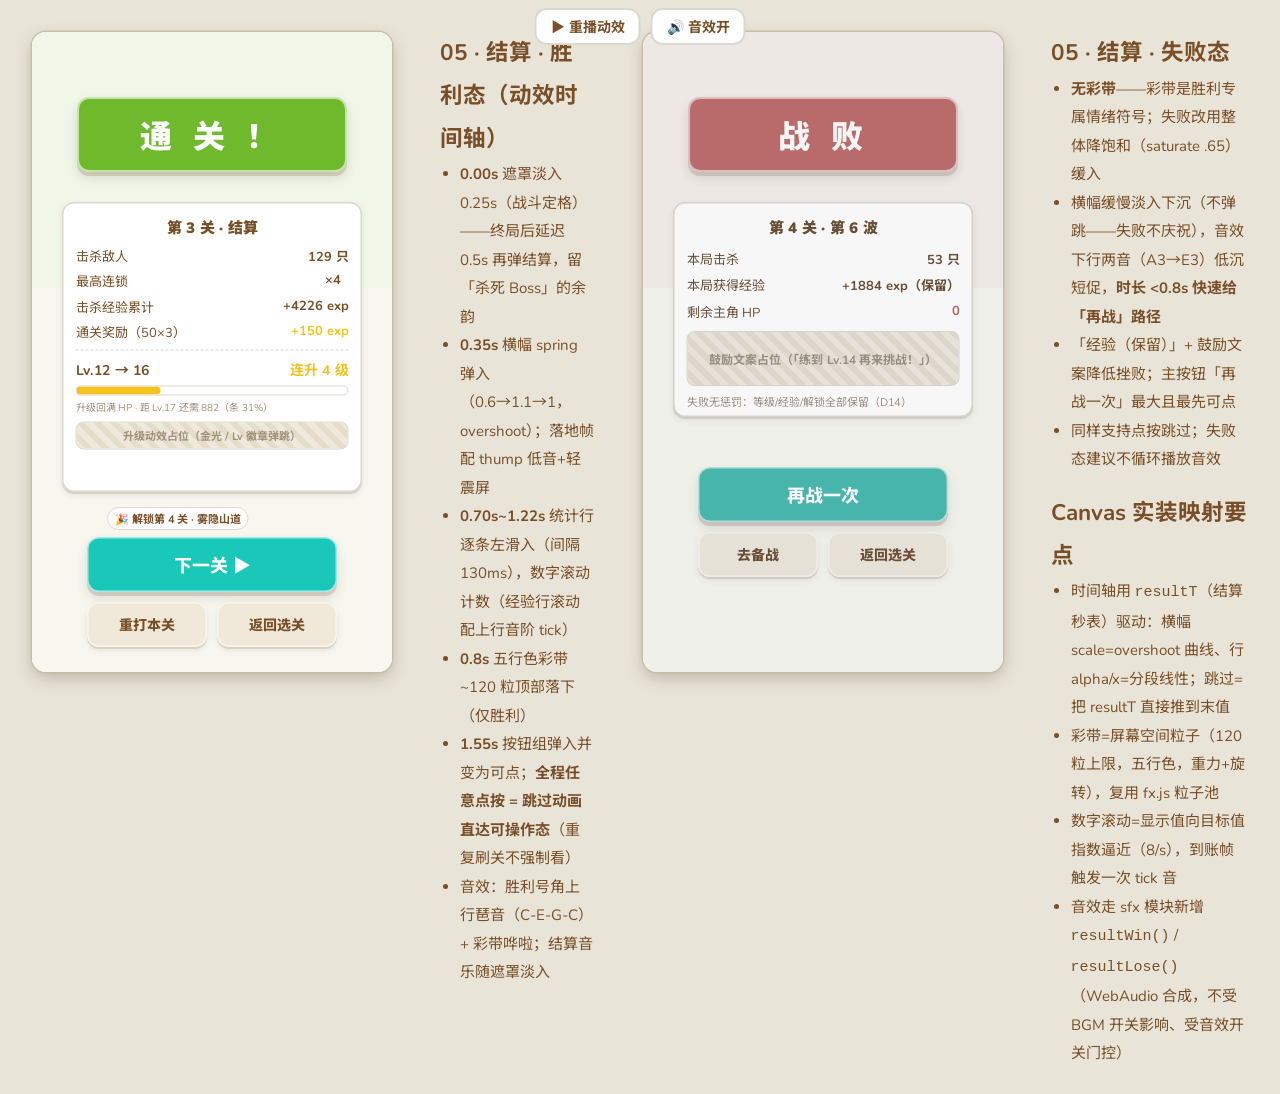
<file: docs/design/ui/05-result.html>
<!DOCTYPE html>
<html lang="zh-CN">
<head>
<meta charset="UTF-8">
<title>线稿 05 · 结算（胜利 / 失败 · 动效音效演示版）</title>
<link rel="stylesheet" href="wireframe.css">
<style>
/* ===== 结算动效（时间轴口径见页尾说明；Canvas 实装按同一拍点） ===== */
.overlay { position:absolute; inset:0; opacity:0; transition:opacity .25s; }
.overlay.on { opacity:1; }

/* 横幅：胜利 spring 弹入（0.6→1.1→1 overshoot）；失败缓慢淡入+下沉 */
.banner { opacity:0; }
.phone-inner.play .banner.win {
  animation:bannerPop .55s cubic-bezier(.34,1.56,.64,1) .35s forwards;
}
.phone-inner.play .banner.lose {
  animation:bannerLose .6s ease-out .35s forwards;
}
@keyframes bannerPop {
  0% { opacity:0; transform:scale(.6); }
  60% { opacity:1; transform:scale(1.1); }
  100% { opacity:1; transform:scale(1); }
}
@keyframes bannerLose {
  0% { opacity:0; transform:translateY(-24px); }
  100% { opacity:.92; transform:translateY(0); }
}

/* 统计行 stagger：每行延迟由 JS 设 --d */
.rrow { opacity:0; transform:translateX(-28px); }
.phone-inner.play .rrow { animation:rowIn .32s ease-out forwards; animation-delay:var(--d); }
@keyframes rowIn { to { opacity:1; transform:translateX(0); } }

/* 按钮/结尾元素弹入 */
.late { opacity:0; transform:scale(.85); }
.phone-inner.play .late { animation:lateIn .3s ease-out forwards; animation-delay:var(--d, 1.3s); }
@keyframes lateIn { to { opacity:1; transform:scale(1); } }

/* 胜利彩带：五行色纸屑（JS 生成，落 1.6~2.6s） */
.confetti { position:absolute; top:-24px; width:14px; height:20px; border-radius:3px; z-index:25;
  animation:fall var(--t) linear var(--dl) forwards; opacity:0; }
@keyframes fall {
  0% { opacity:1; transform:translateY(0) rotate(0) rotateY(0); }
  100% { opacity:.9; transform:translateY(1320px) rotate(720deg) rotateY(540deg); }
}

/* 失败态整体降饱和渐入 */
.phone-inner.lose-dim .phone-stage { filter:saturate(.65) brightness(.97); transition:filter .8s .3s; }
.phone-inner.lose-dim.play .phone-stage { filter:saturate(.65) brightness(.97); }
.phone-stage { transition:filter .8s; }

/* 演示控制条 */
.demo-bar { position:fixed; top:8px; left:50%; transform:translateX(-50%); z-index:99; display:flex; gap:10px; }
.demo-bar button { font-family:var(--font); font-size:14px; padding:6px 14px; border:2px solid var(--ai-border);
  border-radius:12px; background:#fff; cursor:pointer; color:var(--ai-text); font-weight:700; }
.num { display:inline-block; min-width:2ch; }
</style>
</head>
<body>

<div class="demo-bar">
  <button onclick="replay()">▶ 重播动效</button>
  <button id="muteBtn" onclick="toggleMute()">🔊 音效开</button>
</div>

<!-- ===== 胜利态 ===== -->
<div class="phone">
<div class="phone-inner" id="win">
<div class="phone-stage" style="position:absolute;inset:0;background:linear-gradient(#e8f6e0 0 40%, #f8f8f0 40% 100%);">
  <!-- 战斗画面定格剪影 -->
  <div style="position:absolute;inset:0;background:rgba(248,248,240,.55);"></div>
  <div class="overlay" id="winOverlay" style="background:rgba(232,246,224,.4);"></div>

  <div class="banner win" style="position:absolute;left:90px;top:130px;width:540px;height:150px;background:var(--ai-success);border-radius:var(--radius);box-shadow:var(--clay-shadow);display:flex;align-items:center;justify-content:center;color:#fff;font-size:64px;font-weight:900;letter-spacing:12px;border:4px solid rgba(255,255,255,.6);">通 关 ！</div>

  <!-- 经验结算卡 -->
  <div style="position:absolute;left:60px;top:340px;width:600px;height:580px;background:#fff;border:3px solid var(--ai-border);border-radius:var(--radius);box-shadow:var(--clay-shadow-sm);padding:24px;">
    <div style="font-size:30px;font-weight:900;text-align:center;">第 3 关 · 结算</div>
    <div class="rrow" style="--d:.70s;display:flex;justify-content:space-between;font-size:26px;margin-top:14px;"><span>击杀敌人</span><b><span class="num" data-to="129">0</span> 只</b></div>
    <div class="rrow" style="--d:.83s;display:flex;justify-content:space-between;font-size:26px;margin-top:12px;"><span>最高连锁</span><b>×<span class="num" data-to="4">0</span></b></div>
    <div class="rrow" style="--d:.96s;display:flex;justify-content:space-between;font-size:26px;margin-top:12px;"><span>击杀经验累计</span><b>+<span class="num" data-to="4226">0</span> exp</b></div>
    <div class="rrow" style="--d:1.09s;display:flex;justify-content:space-between;font-size:26px;margin-top:12px;color:var(--ai-warning);"><span style="color:var(--ai-text);">通关奖励（50×3）</span><b>+<span class="num" data-to="150">0</span> exp</b></div>
    <div class="rrow" style="--d:1.22s;border-top:2px dashed var(--ai-border);margin-top:16px;padding-top:16px;">
      <div style="display:flex;justify-content:space-between;font-size:28px;"><span><b>Lv.12 → 16</b></span><b style="color:var(--ai-warning);">连升 4 级</b></div>
      <div class="bar exp" style="margin-top:12px;"><i style="width:31%"></i></div>
      <div style="font-size:20px;color:var(--ai-text-2nd);margin-top:8px;">升级回满 HP · 距 Lv.17 还需 882（条 31%）</div>
    </div>
    <div class="late" style="--d:1.35s;margin-top:14px;"><div class="ph" style="height:56px;font-size:22px;">升级动效占位（金光 / Lv 徽章弹跳）</div></div>
  </div>

  <!-- 解锁提示 -->
  <div class="late" style="--d:1.45s;position:absolute;left:150px;top:950px;" ><div class="chip">🎉 解锁第 4 关 · 雾隐山道</div></div>

  <!-- 按钮组 -->
  <div class="late" style="--d:1.55s;position:absolute;left:110px;top:1010px;width:500px;height:110px;"><div class="btn" style="width:100%;height:100%;font-size:36px;">下一关 ▶</div></div>
  <div class="late" style="--d:1.65s;position:absolute;left:110px;top:1140px;width:240px;height:90px;"><div class="btn ghost" style="width:100%;height:100%;font-size:28px;">重打本关</div></div>
  <div class="late" style="--d:1.70s;position:absolute;left:370px;top:1140px;width:240px;height:90px;"><div class="btn ghost" style="width:100%;height:100%;font-size:28px;">返回选关</div></div>

  <!-- 彩带容器（JS 填充） -->
  <div id="confettiBox" style="position:absolute;inset:0;overflow:hidden;pointer-events:none;"></div>
</div>
</div>
</div>

<div style="max-width:420px;font-size:15px;line-height:1.9;">
  <h2 style="color:#794f27;">05 · 结算 · 胜利态（动效时间轴）</h2>
  <ul style="padding-left:20px;">
    <li><b>0.00s</b> 遮罩淡入 0.25s（战斗定格）——终局后延迟 0.5s 再弹结算，留「杀死 Boss」的余韵</li>
    <li><b>0.35s</b> 横幅 spring 弹入（0.6→1.1→1，overshoot）；落地帧配 thump 低音+轻震屏</li>
    <li><b>0.70s~1.22s</b> 统计行逐条左滑入（间隔 130ms），数字滚动计数（经验行滚动配上行音阶 tick）</li>
    <li><b>0.8s</b> 五行色彩带 ~120 粒顶部落下（仅胜利）</li>
    <li><b>1.55s</b> 按钮组弹入并变为可点；<b>全程任意点按 = 跳过动画直达可操作态</b>（重复刷关不强制看）</li>
    <li>音效：胜利号角上行琶音（C-E-G-C）+ 彩带哗啦；结算音乐随遮罩淡入</li>
  </ul>
</div>

<!-- ===== 失败态 ===== -->
<div class="phone">
<div class="phone-inner lose-dim" id="lose">
<div class="phone-stage" style="position:absolute;inset:0;background:linear-gradient(#f3e2e0 0 40%, #f8f8f0 40% 100%);">
  <div style="position:absolute;inset:0;background:rgba(248,248,240,.6);"></div>
  <div class="overlay" id="loseOverlay" style="background:rgba(243,226,224,.4);"></div>

  <div class="banner lose" style="position:absolute;left:90px;top:130px;width:540px;height:150px;background:var(--ai-error);border-radius:var(--radius);box-shadow:var(--clay-shadow);display:flex;align-items:center;justify-content:center;color:#fff;font-size:64px;font-weight:900;letter-spacing:12px;border:4px solid rgba(255,255,255,.6);opacity:.92;">战 败</div>

  <div style="position:absolute;left:60px;top:340px;width:600px;height:430px;background:#fff;border:3px solid var(--ai-border);border-radius:var(--radius);box-shadow:var(--clay-shadow-sm);padding:24px;">
    <div style="font-size:30px;font-weight:900;text-align:center;">第 4 关 · 第 6 波</div>
    <div class="rrow" style="--d:.70s;display:flex;justify-content:space-between;font-size:26px;margin-top:20px;"><span>本局击杀</span><b><span class="num" data-to="53">0</span> 只</b></div>
    <div class="rrow" style="--d:.83s;display:flex;justify-content:space-between;font-size:26px;margin-top:14px;"><span>本局获得经验</span><b>+<span class="num" data-to="1884">0</span> exp（保留）</b></div>
    <div class="rrow" style="--d:.96s;display:flex;justify-content:space-between;font-size:26px;margin-top:14px;"><span>剩余主角 HP</span><b style="color:var(--ai-error);">0</b></div>
    <div class="late" style="--d:1.2s;margin-top:20px;"><div class="ph" style="height:110px;font-size:24px;">鼓励文案占位（「练到 Lv.14 再来挑战！」）</div></div>
    <div class="late" style="--d:1.3s;font-size:22px;color:var(--ai-text-2nd);margin-top:14px;">失败无惩罚：等级/经验/解锁全部保留（D14）</div>
  </div>

  <div class="late" style="--d:1.3s;position:absolute;left:110px;top:870px;width:500px;height:110px;"><div class="btn" style="width:100%;height:100%;font-size:36px;">再战一次</div></div>
  <div class="late" style="--d:1.4s;position:absolute;left:110px;top:1000px;width:240px;height:90px;"><div class="btn ghost" style="width:100%;height:100%;font-size:28px;">去备战</div></div>
  <div class="late" style="--d:1.45s;position:absolute;left:370px;top:1000px;width:240px;height:90px;"><div class="btn ghost" style="width:100%;height:100%;font-size:28px;">返回选关</div></div>
</div>
</div>
</div>

<div style="max-width:420px;font-size:15px;line-height:1.9;">
  <h2 style="color:#794f27;">05 · 结算 · 失败态</h2>
  <ul style="padding-left:20px;">
    <li><b>无彩带</b>——彩带是胜利专属情绪符号；失败改用整体降饱和（saturate .65）缓入</li>
    <li>横幅缓慢淡入下沉（不弹跳——失败不庆祝），音效下行两音（A3→E3）低沉短促，<b>时长 &lt;0.8s 快速给「再战」路径</b></li>
    <li>「经验（保留）」+ 鼓励文案降低挫败；主按钮「再战一次」最大且最先可点</li>
    <li>同样支持点按跳过；失败态建议不循环播放音效</li>
  </ul>
  <h2 style="color:#794f27;margin-top:18px;">Canvas 实装映射要点</h2>
  <ul style="padding-left:20px;">
    <li>时间轴用 <code>resultT</code>（结算秒表）驱动：横幅 scale=overshoot 曲线、行 alpha/x=分段线性；跳过=把 resultT 直接推到末值</li>
    <li>彩带=屏幕空间粒子（120 粒上限，五行色，重力+旋转），复用 fx.js 粒子池</li>
    <li>数字滚动=显示值向目标值指数逼近（8/s），到账帧触发一次 tick 音</li>
    <li>音效走 sfx 模块新增 <code>resultWin()</code> / <code>resultLose()</code>（WebAudio 合成，不受 BGM 开关影响、受音效开关门控）</li>
  </ul>
</div>

<script>
/* ===== 演示驱动 ===== */
const WIN = document.getElementById('win');
const LOSE = document.getElementById('lose');

function playIn(root) {
  root.classList.remove('play');
  void root.offsetWidth; // 重触发动画
  root.classList.add('play');
  // 数字滚动
  root.querySelectorAll('.num').forEach(el => {
    const to = +el.dataset.to; const t0 = performance.now() + 700; const dur = 900;
    el.textContent = '0';
    const tick = () => {
      const p = Math.min(1, (performance.now() - t0) / dur);
      el.textContent = Math.round(to * (1 - Math.pow(1 - p, 3)));
      if (p < 1) requestAnimationFrame(tick);
    };
    setTimeout(() => requestAnimationFrame(tick), 700);
  });
}

function makeConfetti() {
  const box = document.getElementById('confettiBox');
  box.innerHTML = '';
  const colors = ['#ff4444', '#4488ff', '#44ff44', '#ccccff', '#cc8844', '#f5c31c'];
  for (let i = 0; i < 120; i++) {
    const c = document.createElement('i');
    c.className = 'confetti';
    c.style.left = (Math.random() * 100) + '%';
    c.style.background = colors[i % colors.length];
    c.style.setProperty('--t', (1.6 + Math.random() * 1.0) + 's');
    c.style.setProperty('--dl', (0.8 + Math.random() * 0.8) + 's');
    c.style.transform = 'rotate(' + (Math.random() * 360) + 'deg)';
    box.appendChild(c);
  }
}

function replay() {
  playIn(WIN); playIn(LOSE);
  makeConfetti();
  sfxWin();
}
function replayLose() { playIn(LOSE); sfxLose(); }

/* ===== WebAudio 音效合成（实现时移入 sfx 模块） ===== */
let AC = null, muted = false;
function ac() { if (!AC) AC = new (window.AudioContext || window.webkitAudioContext)(); return AC; }
function note(f, t0, dur, type = 'triangle', gain = 0.12) {
  const a = ac(); const o = a.createOscillator(); const g = a.createGain();
  o.type = type; o.frequency.value = f;
  g.gain.setValueAtTime(0, t0);
  g.gain.linearRampToValueAtTime(gain, t0 + 0.02);
  g.gain.exponentialRampToValueAtTime(0.001, t0 + dur);
  o.connect(g).connect(a.destination); o.start(t0); o.stop(t0 + dur + 0.05);
}
function sfxWin() { // 上行号角琶音 C5-E5-G5-C6 + 低音 thump
  if (muted) return; const t = ac().currentTime;
  note(523.25, t + 0.35, 0.22); note(659.25, t + 0.52, 0.22);
  note(783.99, t + 0.69, 0.22); note(1046.5, t + 0.86, 0.5, 'triangle', 0.16);
  note(130.8, t + 0.35, 0.3, 'sine', 0.2);
}
function sfxLose() { // 下行两音 A3→E3 低沉
  if (muted) return; const t = ac().currentTime;
  note(220, t + 0.4, 0.35, 'sawtooth', 0.07); note(164.8, t + 0.75, 0.55, 'sawtooth', 0.07);
}
function toggleMute() {
  muted = !muted;
  document.getElementById('muteBtn').textContent = muted ? '🔇 音效关' : '🔊 音效开';
}

/* 自动首播（需用户手势解锁 AudioContext；实现时由战斗终局触发） */
replayLose();
setTimeout(replay, 600);
document.addEventListener('pointerdown', () => { try { ac().resume(); } catch {} }, { once: true });

/* 点按跳过：动画期间点击立即呈现终态 */
document.querySelectorAll('.phone-inner').forEach(root => {
  root.addEventListener('pointerdown', () => {
    root.querySelectorAll('.rrow,.late,.banner').forEach(el => {
      el.style.animationDuration = '0s'; el.style.animationDelay = '0s';
    });
    root.querySelectorAll('.num').forEach(el => el.textContent = el.dataset.to);
  }, { once: false });
});

/* #fit=WxH：等比缩放 fit 视口（布局回归截图用，正常浏览不受影响） */
(function(){
  const m = location.hash.match(/fit=(\d+)x(\d+)/);
  if (!m) return;
  const W = +m[1], H = +m[2], s = Math.min(W/720, H/1280);
  document.body.classList.add('preview-mode');
  document.body.style.overflow = 'hidden';
  const phone = document.querySelector('.phone');
  phone.style.cssText = 'width:'+W+'px;height:'+H+'px;position:relative;overflow:hidden;';
  const inner = phone.querySelector('.phone-inner');
  inner.style.position = 'absolute';
  inner.style.left = '50%';
  inner.style.top = '0';
  inner.style.transformOrigin = 'top center';
  inner.style.transform = 'translateX(-50%) scale(' + s + ')';
})();
</script>
</body>
</html>
</file>
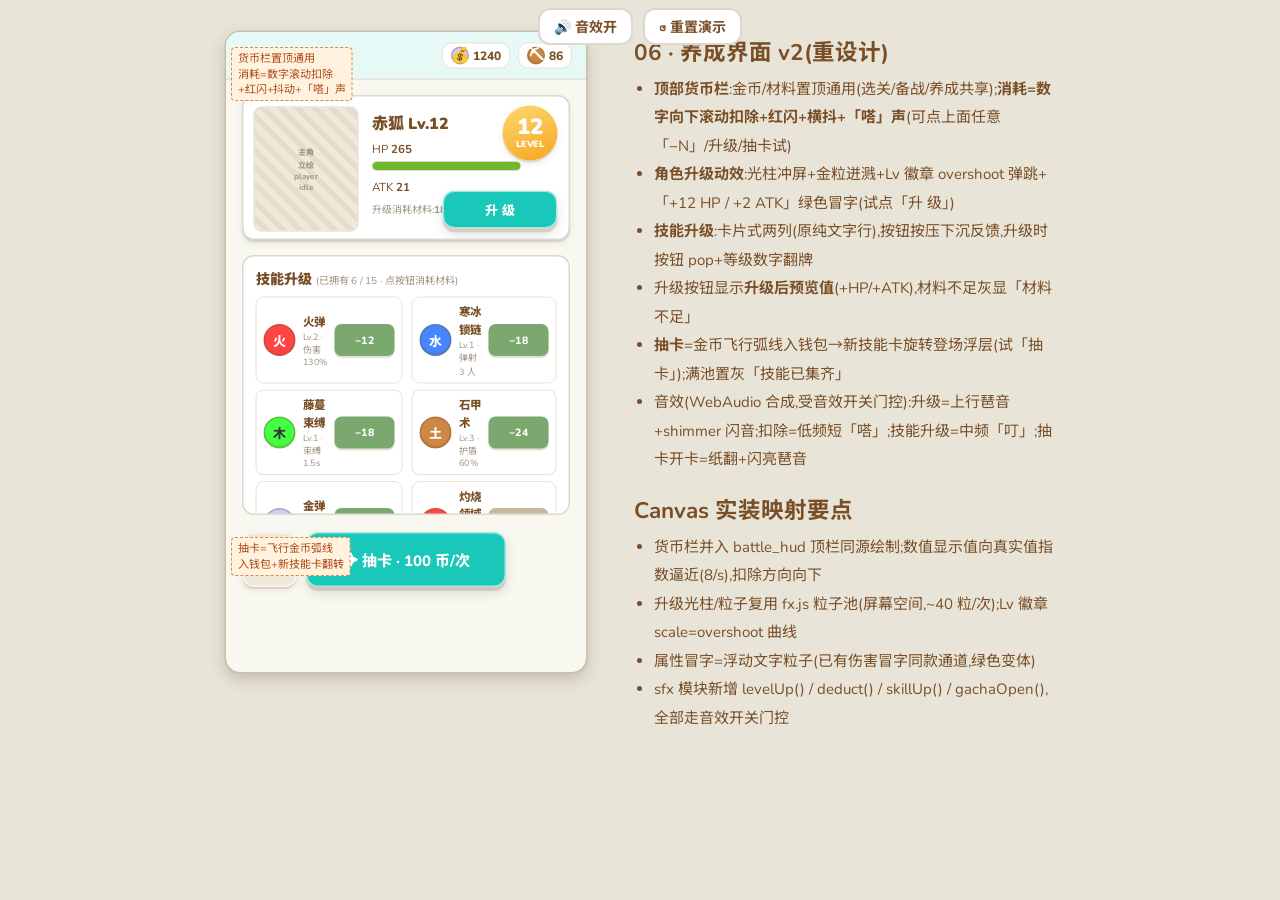
<file: docs/design/ui/06-grow.html>
<!DOCTYPE html>
<html lang="zh-CN">
<head>
<meta charset="UTF-8">
<title>线稿 06 · 养成界面（v2 重设计 · 动效音效演示版）</title>
<link rel="stylesheet" href="wireframe.css">
<style>
/* ===== v2 养成界面(顶部货币栏 + 卡片化 + 升级动效音效) ===== */
.wx { display:flex; align-items:center; justify-content:center; border-radius:50%; color:#333; font-weight:800; }
.wx.fire { background:var(--wx-fire); } .wx.water { background:var(--wx-water); }
.wx.wood { background:var(--wx-wood); } .wx.metal { background:var(--wx-metal); }
.wx.earth { background:var(--wx-earth); }

/* 顶部货币栏(通用组件:所有界面置顶;数字滚动由 JS 驱动) */
.wallet { position:absolute; left:0; right:0; top:0; height:96px; background:var(--ai-primary-bg);
  border-bottom:3px solid var(--ai-border-light); display:flex; align-items:center; padding:0 28px; gap:16px; z-index:20; }
.wallet .wtitle { font-size:34px; font-weight:900; flex:1; }
.coin-item { display:flex; align-items:center; gap:8px; background:#fff; border:2px solid var(--ai-border-light);
  border-radius:20px; padding:6px 16px; font-size:24px; font-weight:800; }
.coin-item .ico { width:36px; height:36px; }
.coin-item.deducting { animation:coinShake .4s; }
.coin-item.deducting .val { color:var(--ai-error); }
@keyframes coinShake { 0%,100% { transform:translateX(0); } 25% { transform:translateX(-4px); } 75% { transform:translateX(4px); } }

/* 角色卡 */
.hero-card { position:absolute; left:32px; top:126px; width:656px; height:290px; background:#fff;
  border:3px solid var(--ai-border); border-radius:var(--radius); box-shadow:var(--clay-shadow-sm); overflow:hidden; }
.hero-card .lv-badge { position:absolute; right:22px; top:18px; width:110px; height:110px; border-radius:50%;
  background:linear-gradient(160deg,#ffd76e,#f5a623); color:#fff; display:flex; flex-direction:column;
  align-items:center; justify-content:center; font-weight:900; box-shadow:var(--clay-shadow-sm); }
.lv-badge .lvnum { font-size:44px; line-height:1; }
.lv-badge .lvlab { font-size:18px; }
.lv-badge.bounce { animation:lvBounce .6s cubic-bezier(.34,1.56,.64,1); }
@keyframes lvBounce { 0% { transform:scale(1); } 35% { transform:scale(1.35) rotate(-6deg); } 70% { transform:scale(.92); } 100% { transform:scale(1); } }
/* 升级光柱 + 粒子 */
.burst { position:absolute; inset:0; pointer-events:none; opacity:0; }
.burst.on { animation:burstFade .8s ease-out; }
@keyframes burstFade { 0% { opacity:1; } 100% { opacity:0; } }
.ray { position:absolute; left:50%; top:-40px; width:120px; height:400px; transform-origin:bottom center;
  background:linear-gradient(to top, rgba(255,215,110,0), rgba(255,215,110,.85), rgba(255,255,255,.9));
  clip-path:polygon(45% 100%, 55% 100%, 78% 0, 22% 0); filter:blur(2px); }
.burst.on .ray { animation:rayGrow .7s ease-out; }
@keyframes rayGrow { 0% { transform:scaleY(.1); opacity:0; } 40% { opacity:1; } 100% { transform:scaleY(1); opacity:0; } }
.spark { position:absolute; width:12px; height:12px; border-radius:50%; }
/* 属性 +N 冒字 */
.float-up { position:absolute; font-weight:900; color:#3f9b0f; font-size:28px; pointer-events:none;
  animation:floatUp 1s ease-out forwards; text-shadow:0 2px 0 #fff; }
.float-up.cost { color:var(--ai-error); }
@keyframes floatUp { 0% { opacity:0; transform:translateY(10px); } 25% { opacity:1; } 100% { opacity:0; transform:translateY(-56px); } }

/* 技能升级卡(两列) */
.skill-grid { position:absolute; left:32px; top:446px; width:656px; height:520px; background:#fff;
  border:3px solid var(--ai-border); border-radius:var(--radius); padding:22px 24px; overflow:hidden; }
.skill-row { display:flex; align-items:center; gap:14px; border:2px solid var(--ai-border-light);
  border-radius:var(--radius-sm); padding:10px 14px; margin-bottom:12px; }
.skill-row .wx { width:64px; height:64px; font-size:26px; flex:none; }
.skill-row .sinfo { flex:1; min-width:0; }
.skill-row .sname { font-size:23px; font-weight:800; }
.skill-row .slv { font-size:18px; color:var(--ai-text-2nd); margin-top:2px; }
.upbtn { flex:none; width:120px; height:64px; border-radius:14px; background:#7ba86f; color:#fff; font-size:21px;
  font-weight:800; display:flex; align-items:center; justify-content:center; cursor:pointer; box-shadow:0 4px 0 rgba(121,79,39,.18); }
.upbtn:active { transform:translateY(2px); box-shadow:0 2px 0 rgba(121,79,39,.18); }
.upbtn.max { background:#c4b89e; pointer-events:none; }
.upbtn.poor { background:#c4b89e; }
.upbtn.pop { animation:upPop .35s ease-out; }
@keyframes upPop { 0% { transform:scale(1); } 40% { transform:scale(1.18); } 100% { transform:scale(1); } }

/* 抽卡 */
.gacha { position:absolute; left:160px; top:1000px; width:400px; height:110px; }
.gacha.pop { animation:gachaPop .5s cubic-bezier(.34,1.56,.64,1); }
@keyframes gachaPop { 0% { transform:scale(.9); } 50% { transform:scale(1.06); } 100% { transform:scale(1); } }

/* 新技能获得浮层(抽卡演示) */
.gain-mask { position:absolute; inset:0; background:var(--ai-mask); z-index:50; display:none; align-items:center; justify-content:center; }
.gain-mask.show { display:flex; }
.gain-card { width:380px; background:#fff; border-radius:var(--radius); box-shadow:var(--clay-shadow);
  padding:36px 28px; text-align:center; animation:gainIn .5s cubic-bezier(.34,1.56,.64,1); }
@keyframes gainIn { 0% { transform:scale(.4) rotate(-8deg); opacity:0; } 100% { transform:scale(1) rotate(0); opacity:1; } }
.gain-card .wx { width:140px; height:140px; font-size:56px; margin:0 auto 18px; animation:gainSpin 1s .3s; }
@keyframes gainSpin { 0% { transform:rotateY(0); } 100% { transform:rotateY(720deg); } }

/* 演示控制 */
.demo-bar { position:fixed; top:8px; left:50%; transform:translateX(-50%); z-index:99; display:flex; gap:10px; }
.demo-bar button { font-family:var(--font); font-size:14px; padding:6px 14px; border:2px solid var(--ai-border);
  border-radius:12px; background:#fff; cursor:pointer; color:var(--ai-text); font-weight:700; }
</style>
</head>
<body>

<div class="demo-bar">
  <button onclick="toggleMute()" id="muteBtn">🔊 音效开</button>
  <button onclick="resetDemo()">↺ 重置演示</button>
</div>

<div class="phone">
<div class="phone-inner" style="background:var(--ai-bg);">

  <!-- 顶部货币栏(通用组件,全界面置顶;消耗时数字滚动扣除+红闪) -->
  <div class="wallet">
    <div class="wtitle">养 成</div>
    <div class="coin-item" id="walletCoins"><div class="wx metal ico">💰</div><span class="val" id="coinVal">1240</span></div>
    <div class="coin-item" id="walletMats"><div class="wx earth ico">⛏</div><span class="val" id="matVal">86</span></div>
  </div>
  <div class="callout" style="left:10px;top:30px;">货币栏置顶通用<br>消耗=数字滚动扣除<br>+红闪+抖动+「嗒」声</div>

  <!-- 角色卡:升级动效(光柱+粒子+Lv 徽章弹跳+属性冒字) -->
  <div class="hero-card">
    <div class="ph" style="position:absolute;left:20px;top:20px;width:210px;height:250px;">主角<br>立绘<br>player<br>idle</div>
    <div style="position:absolute;left:256px;top:28px;">
      <div style="font-size:32px;font-weight:900;">赤狐 <span id="lvText">Lv.12</span></div>
      <div style="font-size:23px;margin-top:14px;">HP <b id="hpText">265</b> <span id="hpDelta" style="color:#3f9b0f;font-weight:800;"></span></div>
      <div class="bar hp" style="width:300px;margin-top:8px;"><i style="width:100%"></i></div>
      <div style="font-size:23px;margin-top:16px;">ATK <b id="atkText">21</b> <span id="atkDelta" style="color:#3f9b0f;font-weight:800;"></span></div>
      <div style="font-size:20px;color:var(--ai-text-2nd);margin-top:14px;">升级消耗材料:<b id="upCost">18</b></div>
    </div>
    <div class="lv-badge" id="lvBadge"><div class="lvnum" id="lvNum">12</div><div class="lvlab">LEVEL</div></div>
    <div class="burst" id="burst"><div class="ray"></div></div>
    <div class="btn" id="heroUp" style="position:absolute;right:22px;bottom:20px;width:230px;height:76px;font-size:26px;">升 级</div>
  </div>

  <!-- 技能升级(两列卡片;点「−18」扣材料+动效音效) -->
  <div class="skill-grid">
    <div style="font-size:28px;font-weight:900;margin-bottom:16px;">技能升级 <span style="font-size:20px;font-weight:400;color:var(--ai-text-2nd);">(已拥有 6 / 15 · 点按钮消耗材料)</span></div>
    <div style="display:grid;grid-template-columns:1fr 1fr;gap:0 18px;">
      <div class="skill-row"><div class="wx fire">火</div><div class="sinfo"><div class="sname">火弹</div><div class="slv">Lv.<span class="slvnum">2</span> · 伤害 130%</div></div><div class="upbtn" data-cost="12">−12</div></div>
      <div class="skill-row"><div class="wx water">水</div><div class="sinfo"><div class="sname">寒冰锁链</div><div class="slv">Lv.<span class="slvnum">1</span> · 弹射 3 人</div></div><div class="upbtn" data-cost="18">−18</div></div>
      <div class="skill-row"><div class="wx wood">木</div><div class="sinfo"><div class="sname">藤蔓束缚</div><div class="slv">Lv.<span class="slvnum">1</span> · 束缚 1.5s</div></div><div class="upbtn" data-cost="18">−18</div></div>
      <div class="skill-row"><div class="wx earth">土</div><div class="sinfo"><div class="sname">石甲术</div><div class="slv">Lv.<span class="slvnum">3</span> · 护盾 60%</div></div><div class="upbtn" data-cost="24">−24</div></div>
      <div class="skill-row"><div class="wx metal">金</div><div class="sinfo"><div class="sname">金弹</div><div class="slv">Lv.<span class="slvnum">5</span> · 穿透 1.3×</div></div><div class="upbtn" data-cost="36">−36</div></div>
      <div class="skill-row"><div class="wx fire">火</div><div class="sinfo"><div class="sname">灼烧领域</div><div class="slv">Lv.<span class="slvnum">4</span> · DoT 区域</div></div><div class="upbtn max">已满级</div></div>
    </div>
    <div class="ph" style="height:44px;font-size:19px;">↓ 已拥有技能纵向滚动(15 技能池,抽卡解锁新技能)</div>
  </div>

  <!-- 抽卡入口 -->
  <div class="btn gacha" id="gachaBtn" style="font-size:30px;">✦ 抽卡 · 100 币/次</div>
  <div class="btn ghost" style="position:absolute;left:32px;top:1000px;width:110px;height:110px;font-size:34px;" onclick="history.back()">←</div>
  <div class="callout" style="left:10px;top:1010px;">抽卡=飞行金币弧线<br>入钱包+新技能卡翻转</div>

  <!-- 新技能获得浮层(抽卡演示) -->
  <div class="gain-mask" id="gainMask">
    <div class="gain-card">
      <div style="font-size:26px;font-weight:900;color:var(--ai-warning);margin-bottom:12px;">✦ 获得新技能 ✦</div>
      <div class="wx wood">木</div>
      <div style="font-size:30px;font-weight:900;margin-top:8px;">荆棘环</div>
      <div style="font-size:20px;color:var(--ai-text-2nd);margin-top:10px;line-height:1.6;">脉冲环 · 对周围敌人造成<br>110% ATK 木属性伤害</div>
      <div class="btn" style="width:200px;height:70px;margin:22px auto 0;font-size:24px;" onclick="closeGain()">收下</div>
    </div>
  </div>

</div>
</div>

<div style="max-width:420px;font-size:15px;line-height:1.9;">
  <h2 style="color:#794f27;">06 · 养成界面 v2(重设计)</h2>
  <ul style="padding-left:20px;">
    <li><b>顶部货币栏</b>:金币/材料置顶通用(选关/备战/养成共享);<b>消耗=数字向下滚动扣除+红闪+横抖+「嗒」声</b>(可点上面任意「−N」/升级/抽卡试)</li>
    <li><b>角色升级动效</b>:光柱冲屏+金粒迸溅+Lv 徽章 overshoot 弹跳+「+12 HP / +2 ATK」绿色冒字(试点「升 级」)</li>
    <li><b>技能升级</b>:卡片式两列(原纯文字行),按钮按压下沉反馈,升级时按钮 pop+等级数字翻牌</li>
    <li>升级按钮显示<b>升级后预览值</b>(+HP/+ATK),材料不足灰显「材料不足」</li>
    <li><b>抽卡</b>=金币飞行弧线入钱包→新技能卡旋转登场浮层(试「抽卡」);满池置灰「技能已集齐」</li>
    <li>音效(WebAudio 合成,受音效开关门控):升级=上行琶音+shimmer 闪音;扣除=低频短「嗒」;技能升级=中频「叮」;抽卡开卡=纸翻+闪亮琶音</li>
  </ul>
  <h2 style="color:#794f27;margin-top:16px;">Canvas 实装映射要点</h2>
  <ul style="padding-left:20px;">
    <li>货币栏并入 battle_hud 顶栏同源绘制;数值显示值向真实值指数逼近(8/s),扣除方向向下</li>
    <li>升级光柱/粒子复用 fx.js 粒子池(屏幕空间,~40 粒/次);Lv 徽章 scale=overshoot 曲线</li>
    <li>属性冒字=浮动文字粒子(已有伤害冒字同款通道,绿色变体)</li>
    <li>sfx 模块新增 levelUp() / deduct() / skillUp() / gachaOpen(),全部走音效开关门控</li>
  </ul>
</div>

<script>
/* ===== 演示驱动(实现时映射到 Canvas/sfx 模块,口径见页尾说明) ===== */
let coins = 1240, mats = 86, lv = 12, hp = 265, atk = 21, upCost = 18;
let AC = null, muted = false;
const ac = () => (AC ||= new (window.AudioContext || window.webkitAudioContext)());
function note(f, t0, dur, type = 'triangle', gain = 0.1) {
  if (muted) return; const a = ac(); const o = a.createOscillator(); const g = a.createGain();
  o.type = type; o.frequency.value = f;
  g.gain.setValueAtTime(0, t0); g.gain.linearRampToValueAtTime(gain, t0 + 0.02);
  g.gain.exponentialRampToValueAtTime(0.001, t0 + dur);
  o.connect(g).connect(a.destination); o.start(t0); o.stop(t0 + dur + 0.05);
}
const sfxDeduct = () => { if (!muted) note(220, ac().currentTime, 0.08, 'square', 0.05); }; // 扣除「嗒」
const sfxSkillUp = () => { if (!muted) { note(880, ac().currentTime, 0.15); note(1174, ac().currentTime + 0.08, 0.2); } }; // 「叮」
function sfxLevelUp() { // 上行琶音+shimmer
  if (muted) return; const t = ac().currentTime;
  [523, 659, 784, 1046].forEach((f, i) => note(f, t + i * 0.09, 0.25));
  note(2093, t + 0.4, 0.5, 'sine', 0.06);
}
function sfxGacha() { if (muted) return; const t = ac().currentTime; note(660, t, 0.1); note(880, t + 0.1, 0.12); note(1318, t + 0.25, 0.4); }

// 数字滚动(方向:扣除向下;显示值向真实值指数逼近)
function rollTo(el, to, dir = 1) {
  const from = parseInt(el.textContent.replace(/\D/g, '')) || 0;
  const t0 = performance.now(), dur = 600;
  const tick = () => {
    const p = Math.min(1, (performance.now() - t0) / dur);
    const v = Math.round(from + (to - from) * (1 - Math.pow(1 - p, 3)));
    el.textContent = v;
    if (p < 1) requestAnimationFrame(tick);
  };
  requestAnimationFrame(tick);
}
function deduct(walletEl, valEl, cost, pool) {
  if (pool < cost) return false;
  sfxDeduct();
  walletEl.classList.remove('deducting'); void walletEl.offsetWidth; walletEl.classList.add('deducting');
  rollTo(valEl, pool - cost);
  return true;
}

// 角色升级演示
document.getElementById('heroUp').addEventListener('click', () => {
  const m = parseInt(document.getElementById('matVal').textContent);
  if (m < upCost) return;
  deduct(document.getElementById('walletMats'), document.getElementById('matVal'), upCost, m);
  mats = m - upCost;
  lv++; hp += 12; atk += 2;
  sfxLevelUp();
  const badge = document.getElementById('lvBadge');
  badge.classList.remove('bounce'); void badge.offsetWidth; badge.classList.add('bounce');
  document.getElementById('lvNum').textContent = lv;
  document.getElementById('lvText').textContent = 'Lv.' + lv;
  document.getElementById('hpText').textContent = hp;
  document.getElementById('atkText').textContent = atk;
  document.getElementById('upCost').textContent = upCost = Math.round(upCost * 1.15);
  // 光柱+粒子
  const burst = document.getElementById('burst');
  burst.classList.remove('on'); void burst.offsetWidth; burst.classList.add('on');
  const colors = ['#ffd76e', '#fff3c4', '#f5a623'];
  for (let i = 0; i < 24; i++) {
    const s = document.createElement('i');
    s.className = 'spark';
    s.style.cssText = `left:${300 + Math.random() * 320}px;top:${80 + Math.random() * 160}px;background:${colors[i % 3]};animation:floatUp ${0.6 + Math.random() * 0.5}s ease-out ${Math.random() * 0.2}s forwards;`;
    burst.appendChild(s);
  }
  setTimeout(() => burst.querySelectorAll('.spark').forEach(e => e.remove()), 1200);
  // 属性冒字
  [['hpDelta', '+12'], ['atkDelta', '+2']].forEach(([id, t]) => {
    const d = document.getElementById(id);
    d.textContent = t; d.style.animation = 'none'; void d.offsetWidth; d.style.animation = 'floatUp 1s ease-out';
    setTimeout(() => d.textContent = '', 1100);
  });
});

// 技能升级演示
document.querySelectorAll('.upbtn[data-cost]').forEach(btn => {
  btn.addEventListener('click', () => {
    const cost = +btn.dataset.cost;
    const m = parseInt(document.getElementById('matVal').textContent);
    if (m < cost) return;
    deduct(document.getElementById('walletMats'), document.getElementById('matVal'), cost, m);
    btn.classList.remove('pop'); void btn.offsetWidth; btn.classList.add('pop');
    sfxSkillUp();
    const lvEl = btn.closest('.skill-row').querySelector('.slvnum');
    lvEl.textContent = +lvEl.textContent + 1;
    btn.dataset.cost = Math.round(cost * 1.3);
    btn.textContent = '−' + btn.dataset.cost;
    if (+lvEl.textContent >= 5) { btn.classList.add('max'); btn.textContent = '已满级'; btn.removeAttribute('data-cost'); }
  });
});

// 抽卡演示
document.getElementById('gachaBtn').addEventListener('click', () => {
  const c = parseInt(document.getElementById('coinVal').textContent);
  if (c < 100) return;
  deduct(document.getElementById('walletCoins'), document.getElementById('coinVal'), 100, c);
  const g = document.getElementById('gachaBtn');
  g.classList.remove('pop'); void g.offsetWidth; g.classList.add('pop');
  sfxGacha();
  setTimeout(() => document.getElementById('gainMask').classList.add('show'), 450);
});
function closeGain() { document.getElementById('gainMask').classList.remove('show'); }
function toggleMute() { muted = !muted; document.getElementById('muteBtn').textContent = muted ? '🔇 音效关' : '🔊 音效开'; }
function resetDemo() { coins = 1240; mats = 86; lv = 12; hp = 265; atk = 21; upCost = 18;
  document.getElementById('coinVal').textContent = coins; document.getElementById('matVal').textContent = mats;
  document.getElementById('lvNum').textContent = lv; document.getElementById('lvText').textContent = 'Lv.' + lv;
  document.getElementById('hpText').textContent = hp; document.getElementById('atkText').textContent = atk;
  document.getElementById('upCost').textContent = upCost;
  document.querySelectorAll('.upbtn').forEach((b, i) => { b.classList.remove('max'); const costs = [12, 18, 18, 24, 36]; if (i < costs.length) { b.dataset.cost = costs[i]; b.textContent = '−' + costs[i]; } });
  document.querySelectorAll('.slvnum').forEach((e, i) => e.textContent = [2, 1, 1, 3, 5, 4][i]);
  closeGain();
}
document.addEventListener('pointerdown', () => { try { ac().resume(); } catch {} }, { once: true });

/* #fit=WxH:等比缩放 fit 视口(布局回归截图用,正常浏览不受影响) */
(function(){
  const m = location.hash.match(/fit=(\d+)x(\d+)/);
  if (!m) return;
  const W = +m[1], H = +m[2], s = Math.min(W/720, H/1280);
  document.body.classList.add('preview-mode');
  document.body.style.overflow = 'hidden';
  const phone = document.querySelector('.phone');
  phone.style.cssText = 'width:'+W+'px;height:'+H+'px;position:relative;overflow:hidden;';
  const inner = phone.querySelector('.phone-inner');
  inner.style.position = 'absolute';
  inner.style.left = '50%';
  inner.style.top = '0';
  inner.style.transformOrigin = 'top center';
  inner.style.transform = 'translateX(-50%) scale(' + s + ')';
})();
</script>
</body>
</html>
</file>
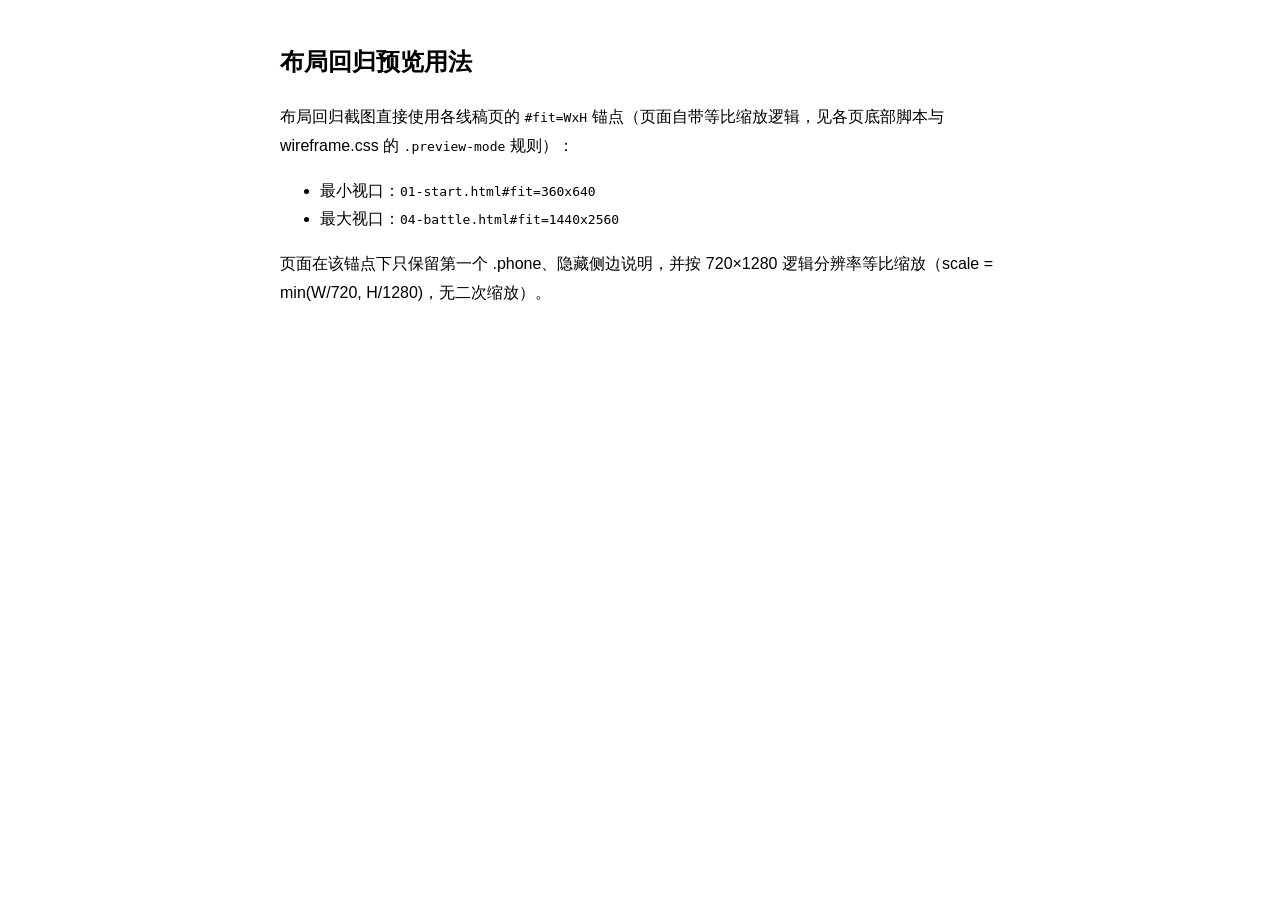
<file: docs/design/ui/preview.html>
<!DOCTYPE html>
<html lang="zh-CN">
<head><meta charset="UTF-8"><title>布局回归预览用法</title></head>
<body style="font-family:sans-serif;max-width:720px;margin:40px auto;line-height:1.8">
<h2>布局回归预览用法</h2>
<p>布局回归截图直接使用各线稿页的 <code>#fit=WxH</code> 锚点（页面自带等比缩放逻辑，见各页底部脚本与 wireframe.css 的 <code>.preview-mode</code> 规则）：</p>
<ul>
<li>最小视口：<code>01-start.html#fit=360x640</code></li>
<li>最大视口：<code>04-battle.html#fit=1440x2560</code></li>
</ul>
<p>页面在该锚点下只保留第一个 .phone、隐藏侧边说明，并按 720×1280 逻辑分辨率等比缩放（scale = min(W/720, H/1280)，无二次缩放）。</p>
</body>
</html>
</file>
<file: docs/design/ui/wireframe.css>
/* ============================================================
   ycfs3-ssww 界面线稿共享样式
   风格基调：animal-island-ui（自然田园）× Claymorphism（软 3D 玩具感）
   Token 来源：.tmp/animal-island-ui/src/styles/variables.less（v2.15 参考库）
   ============================================================ */
@import url('https://fonts.googleapis.com/css2?family=Nunito:wght@400;600;700;800&family=Noto+Sans+SC:wght@400;500;700;900&display=swap');

:root {
  /* animal-island-ui 色板 */
  --ai-primary: #19c8b9;        /* 青绿主色 */
  --ai-primary-hover: #3dd4c6;
  --ai-primary-bg: #e6f9f6;
  --ai-success: #6fba2c;
  --ai-warning: #f5c31c;
  --ai-error: #e05a5a;
  --ai-text: #794f27;           /* 棕色文字 */
  --ai-text-2nd: #9f927d;
  --ai-text-disabled: #c4b89e;
  --ai-border: #dcd8d1;
  --ai-border-light: #e8e2d6;
  --ai-bg: #f8f8f0;             /* 米白底 */
  --ai-bg-2nd: #f0e8d8;         /* 米黄次底 */
  --ai-mask: rgba(0, 0, 0, 0.35);

  /* Claymorphism 软 3D */
  --clay-shadow: 0 8px 0 rgba(121, 79, 39, 0.18), 0 12px 24px rgba(61, 52, 40, 0.14);
  --clay-shadow-sm: 0 4px 0 rgba(121, 79, 39, 0.15), 0 6px 12px rgba(61, 52, 40, 0.10);
  --clay-inset: inset 0 -4px 0 rgba(121, 79, 39, 0.12);

  /* 五行棋子色（02-三消玩法设计.md 第 1 节，extraction-shooters const.js:6-8） */
  --wx-metal: #ccccff;
  --wx-wood: #44ff44;
  --wx-water: #4488ff;
  --wx-fire: #ff4444;
  --wx-earth: #cc8844;

  /* 战斗区 */
  --battle-bg: #2f3b2f;         /* 深草绿战场 */

  --radius: 24px;
  --radius-sm: 16px;
  --font: 'Nunito', 'Noto Sans SC', 'PingFang SC', 'Microsoft YaHei', sans-serif;
}

* { margin: 0; padding: 0; box-sizing: border-box; }

body {
  font-family: var(--font);
  background: #e9e4d8;
  display: flex; gap: 48px; align-items: flex-start;
  justify-content: center;
  padding: 32px;
  color: var(--ai-text);
}

/* ===== 手机画框：720×1280 逻辑分辨率，等比缩放 0.5 展示 ===== */
.phone {
  width: 360px; height: 640px;
  transform-origin: top left;
  flex: none;
  position: relative;
}
.phone-scale { transform: scale(0.5); width: 360px; height: 640px; }
.phone-inner {
  width: 720px; height: 1280px;
  transform: scale(0.5); transform-origin: top left;
  background: var(--ai-bg);
  border-radius: 28px;
  overflow: hidden;
  position: relative;
  outline: 3px solid #c9bfa8; /* 外描边不占布局：内部保持完整 720×1280 */
  box-shadow: 0 12px 32px rgba(61, 52, 40, 0.25);
}
/* 每页实际写 720×1280 内容，用 .phone-inner 包裹；页面展示容器再缩放 */

/* ===== 线稿标注 ===== */
.callout {
  position: absolute;
  font-size: 22px; line-height: 1.4;
  color: #b04a17; background: #fff3e0;
  border: 2px dashed #e08a3c; border-radius: 8px;
  padding: 6px 12px;
  max-width: 300px;
  z-index: 50;
  pointer-events: none;
}
.callout b { color: #8a3510; }
.dim { /* 尺寸标注线 */
  position: absolute; background: #e08a3c; opacity: .8; z-index: 49;
}
.dim.h { height: 3px; }
.dim.v { width: 3px; }

/* ===== 通用线稿组件 ===== */
.ph { /* 灰盒占位 placeholder */
  background: repeating-linear-gradient(45deg, #efe9db 0 12px, #e6ddc9 12px 24px);
  border: 2px solid var(--ai-border);
  border-radius: var(--radius-sm);
  display: flex; align-items: center; justify-content: center;
  color: var(--ai-text-2nd); font-weight: 700;
  text-align: center;
}
.btn {
  display: flex; align-items: center; justify-content: center;
  background: var(--ai-primary); color: #fff;
  font-weight: 800; border-radius: var(--radius);
  box-shadow: var(--clay-shadow);
  border: 3px solid rgba(255,255,255,.6);
}
.btn.warn { background: var(--ai-warning); color: var(--ai-text); }
.btn.ghost { background: var(--ai-bg-2nd); color: var(--ai-text); box-shadow: var(--clay-shadow-sm); }
.btn.disabled { background: #d8d2c4; color: var(--ai-text-disabled); box-shadow: none; }

.chip {
  display: inline-flex; align-items: center; gap: 6px;
  background: #fff; border: 2px solid var(--ai-border);
  border-radius: 999px; padding: 4px 14px;
  font-size: 22px; font-weight: 700;
}

/* 五行棋子（线稿：圆形 + 汉字） */
.wx {
  width: 64px; height: 64px; border-radius: 50%;
  display: flex; align-items: center; justify-content: center;
  font-weight: 900; font-size: 30px;
  border: 3px solid rgba(121, 79, 39, 0.35);
  box-shadow: var(--clay-inset);
}
.wx.metal { background: var(--wx-metal); }
.wx.wood  { background: var(--wx-wood); }
.wx.water { background: var(--wx-water); color: #fff; }
.wx.fire  { background: var(--wx-fire); color: #fff; }
.wx.earth { background: var(--wx-earth); color: #fff; }

/* 进度条 */
.bar {
  height: 20px; background: #fff; border: 2px solid var(--ai-border);
  border-radius: 999px; overflow: hidden;
}
.bar > i { display: block; height: 100%; background: var(--ai-primary); border-radius: 999px; }
.bar.hp > i { background: var(--ai-success); }
.bar.exp > i { background: var(--ai-warning); }

/* #fit 模式：隐藏侧边说明与第二个画框（胜负双态页仅取第一个） */
body.preview-mode { padding: 0 !important; }
body.preview-mode > div:not(.phone) { display: none !important; }
body.preview-mode .phone ~ .phone { display: none !important; }
</file>
